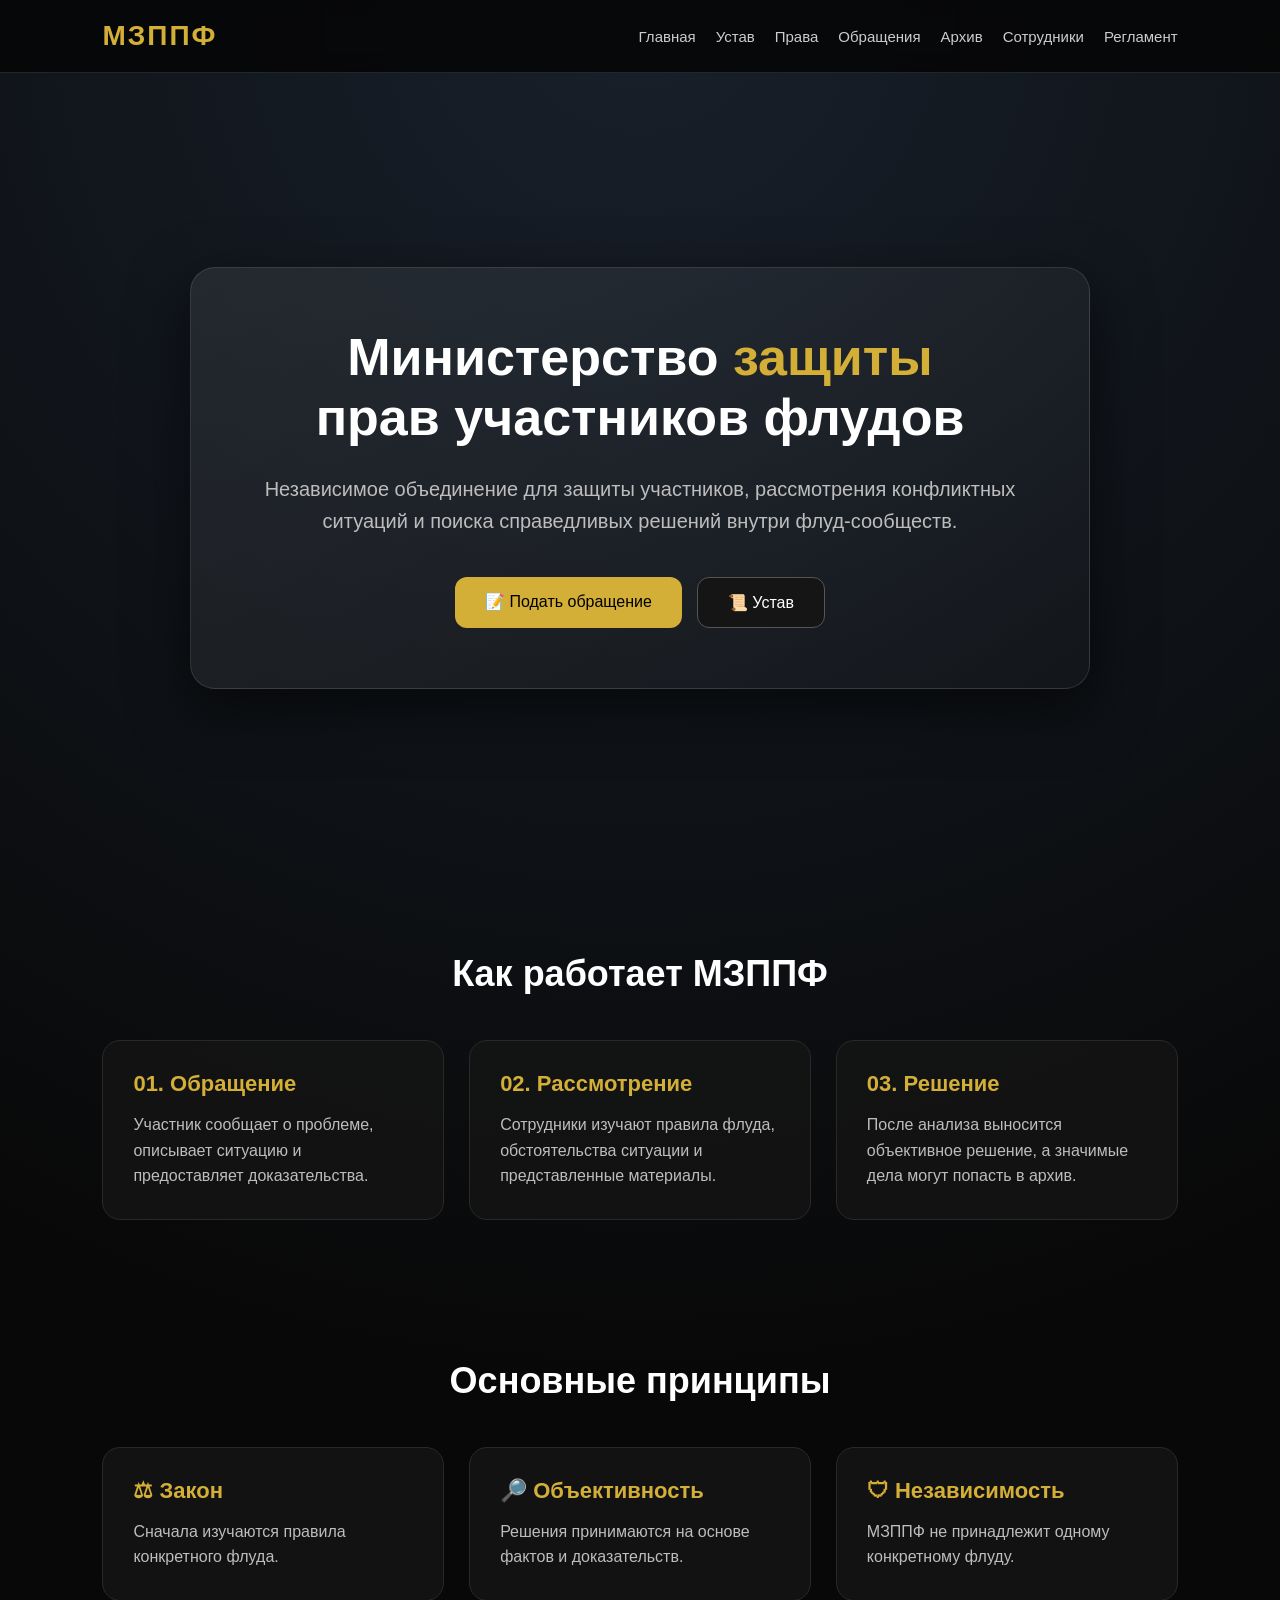
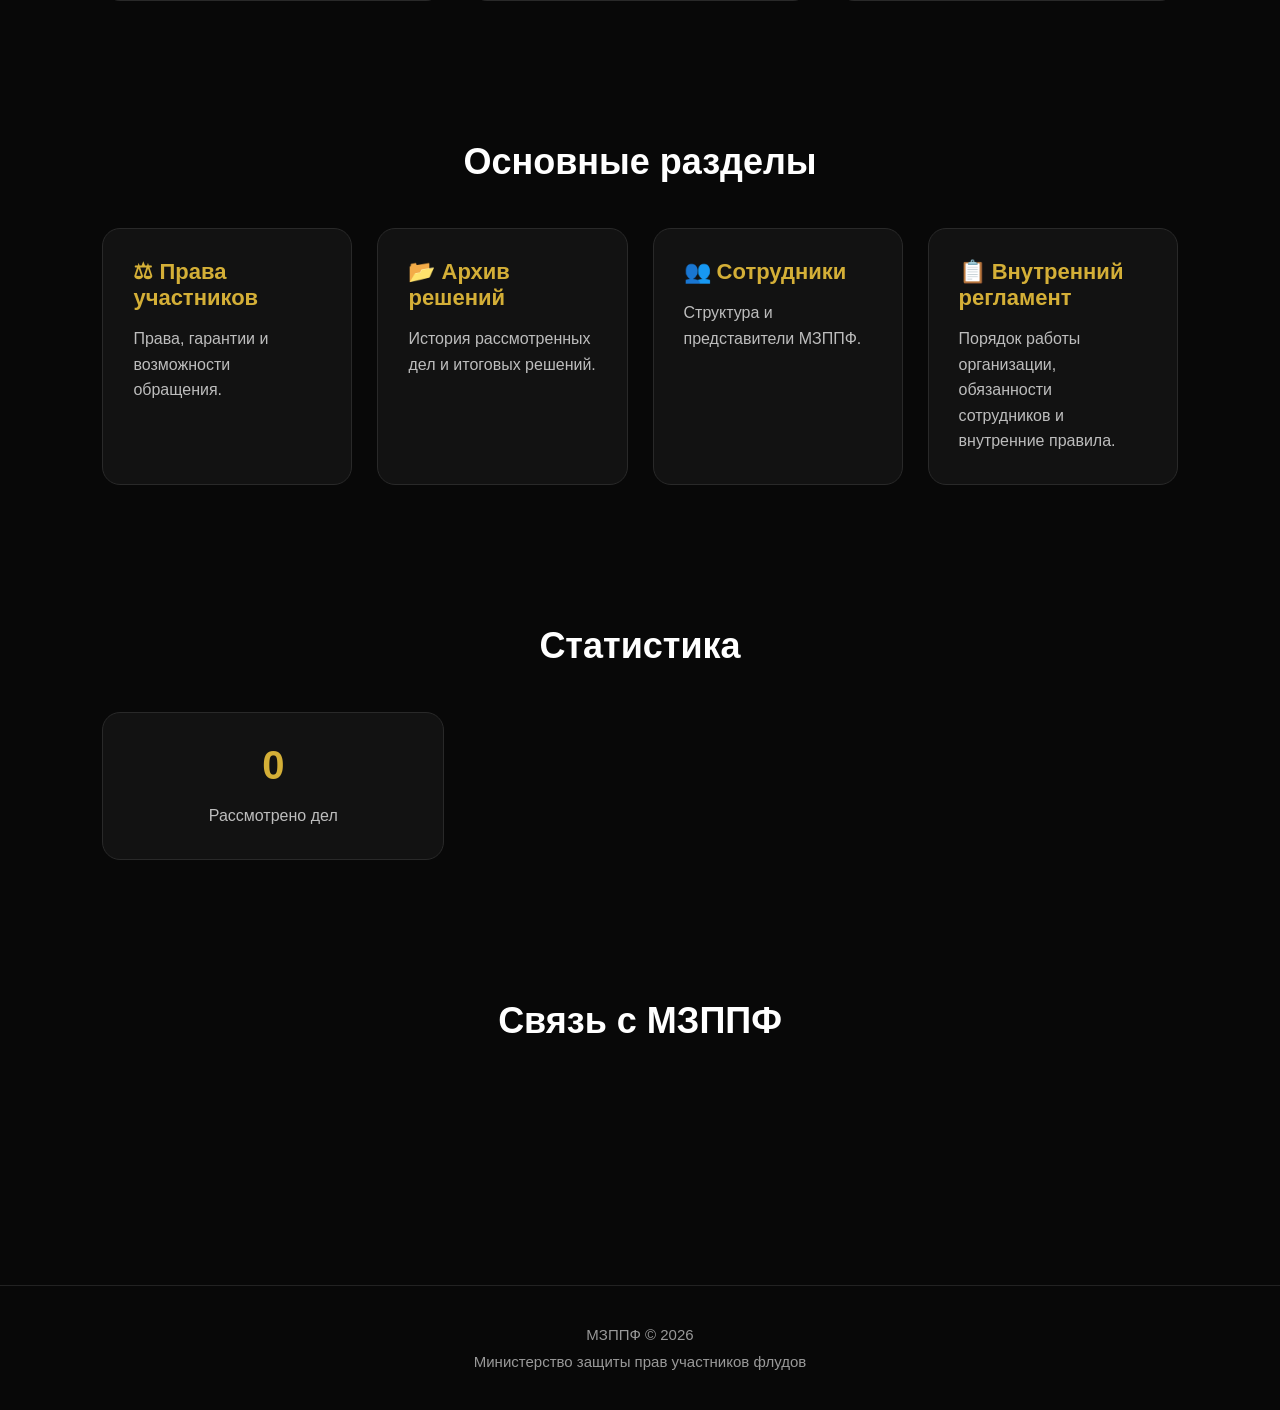
<file: index.html>
<!DOCTYPE html>
<html lang="ru">

<head>

<meta charset="UTF-8">
<meta name="viewport" content="width=device-width, initial-scale=1.0">

<title>МЗППФ | Министерство защиты прав участников флудов</title>

<link rel="stylesheet" href="style.css">


<!-- =========================
     SOCIAL PREVIEW
========================= -->

<meta property="og:title" content="МЗППФ — Министерство защиты прав участников флудов">

<meta property="og:description" content="Независимая система защиты участников, рассмотрения обращений и разрешения конфликтов">

<meta property="og:image" content="https://senpauwka.github.io/MZPPF/assets/preview.png">

<meta property="og:url" content="https://senpauwka.github.io/MZPPF/">

<meta property="og:type" content="website">

<meta name="description" content="Независимая система защиты участников, рассмотрения обращений и разрешения конфликтов.">

<meta property="og:site_name" content="МЗППФ">

<meta name="theme-color" content="#d4af37">

<body>


<header>

<div class="logo">
МЗППФ
</div>


<nav>

<a href="index.html">Главная</a>
<a href="pages/ustav.html">Устав</a>
<a href="pages/rights.html">Права</a>
<a href="pages/appeals.html">Обращения</a>
<a href="pages/archive.html">Архив</a>
<a href="pages/staff.html">Сотрудники</a>
<a href="pages/regulations.html">Регламент</a>

</nav>

</header>



<main>


<section class="hero">


<div class="hero-card">


<h1>
Министерство
<span>защиты</span>
<br>
прав участников флудов
</h1>


<p>
Независимое объединение для защиты участников,
рассмотрения конфликтных ситуаций и поиска
справедливых решений внутри флуд-сообществ.
</p>



<div class="buttons">

<a href="pages/appeals.html" class="btn main">
📝 Подать обращение
</a>


<a href="pages/ustav.html" class="btn">
📜 Устав
</a>


</div>


</div>


</section>





<section>


<h2>
Как работает МЗППФ
</h2>


<div class="cards">


<div class="card">

<h3>
01. Обращение
</h3>

<p>
Участник сообщает о проблеме,
описывает ситуацию и предоставляет доказательства.
</p>

</div>



<div class="card">

<h3>
02. Рассмотрение
</h3>

<p>
Сотрудники изучают правила флуда,
обстоятельства ситуации и представленные материалы.
</p>

</div>



<div class="card">

<h3>
03. Решение
</h3>

<p>
После анализа выносится объективное решение,
а значимые дела могут попасть в архив.
</p>

</div>


</div>


</section>






<section>


<h2>
Основные принципы
</h2>


<div class="cards">


<div class="card">

<h3>
⚖ Закон
</h3>

<p>
Сначала изучаются правила конкретного флуда.
</p>

</div>


<div class="card">

<h3>
🔎 Объективность
</h3>

<p>
Решения принимаются на основе фактов и доказательств.
</p>

</div>


<div class="card">

<h3>
🛡 Независимость
</h3>

<p>
МЗППФ не принадлежит одному конкретному флуду.
</p>

</div>


</div>


</section>






<section>


<h2>
Основные разделы
</h2>


<div class="cards">


<a class="card link" href="pages/rights.html">

<h3>
⚖ Права участников
</h3>

<p>
Права, гарантии и возможности обращения.
</p>

</a>



<a class="card link" href="pages/archive.html">

<h3>
📂 Архив решений
</h3>

<p>
История рассмотренных дел и итоговых решений.
</p>

</a>



<a class="card link" href="pages/staff.html">

<h3>
👥 Сотрудники
</h3>

<p>
Структура и представители МЗППФ.
</p>

</a>

<a class="card link" href="pages/regulations.html">

<h3>📋 Внутренний регламент</h3>

<p>
Порядок работы организации,
обязанности сотрудников и внутренние правила.
</p>

</a>

</div>


</section>






<section class="stats">


<h2>
Статистика
</h2>


<div class="cards">


<div class="card">

<h3>
0
</h3>

<p>
Рассмотрено дел
</p>

</div>



<div class="card">

<h3>
0
</h3>

<p>
Активных обращений
</p>

</div>



<div class="card">

<h3>
2026
</h3>

<p>
Год основания
</p>

</div>


</div>


</section>





<section>


<h2>
Связь с МЗППФ
</h2>


<div class="cards">


<a class="card link" href="pages/faq.html">

<h3>
❓ Частые вопросы
</h3>

<p>
Ответы на основные вопросы участников.
</p>

</a>



<a class="card link" href="pages/contacts.html">

<h3>
📞 Контакты
</h3>

<p>
Информация для связи с организацией.
</p>

</a>


</div>


</section>



</main>





<footer>

МЗППФ © 2026

<br>

Министерство защиты прав участников флудов

</footer>




<script src="script.js"></script>


</body>

</html>
</file>
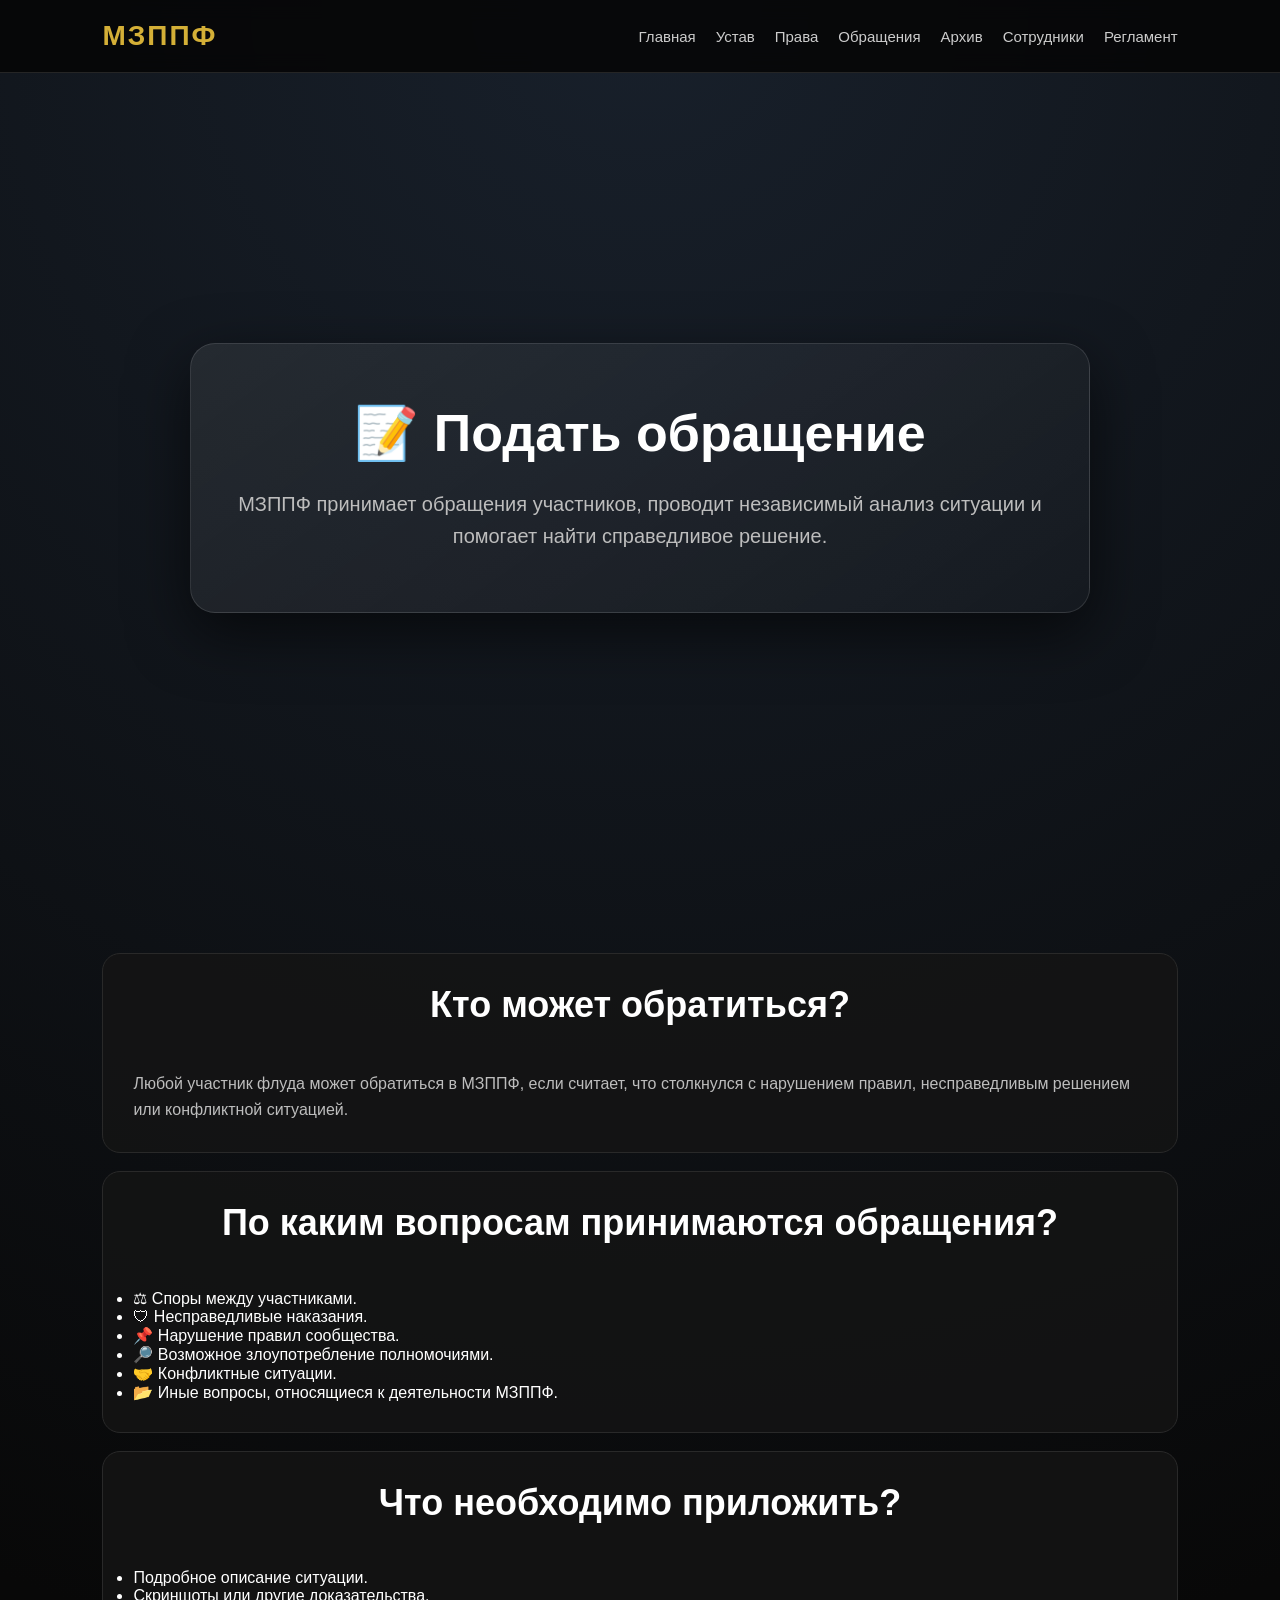
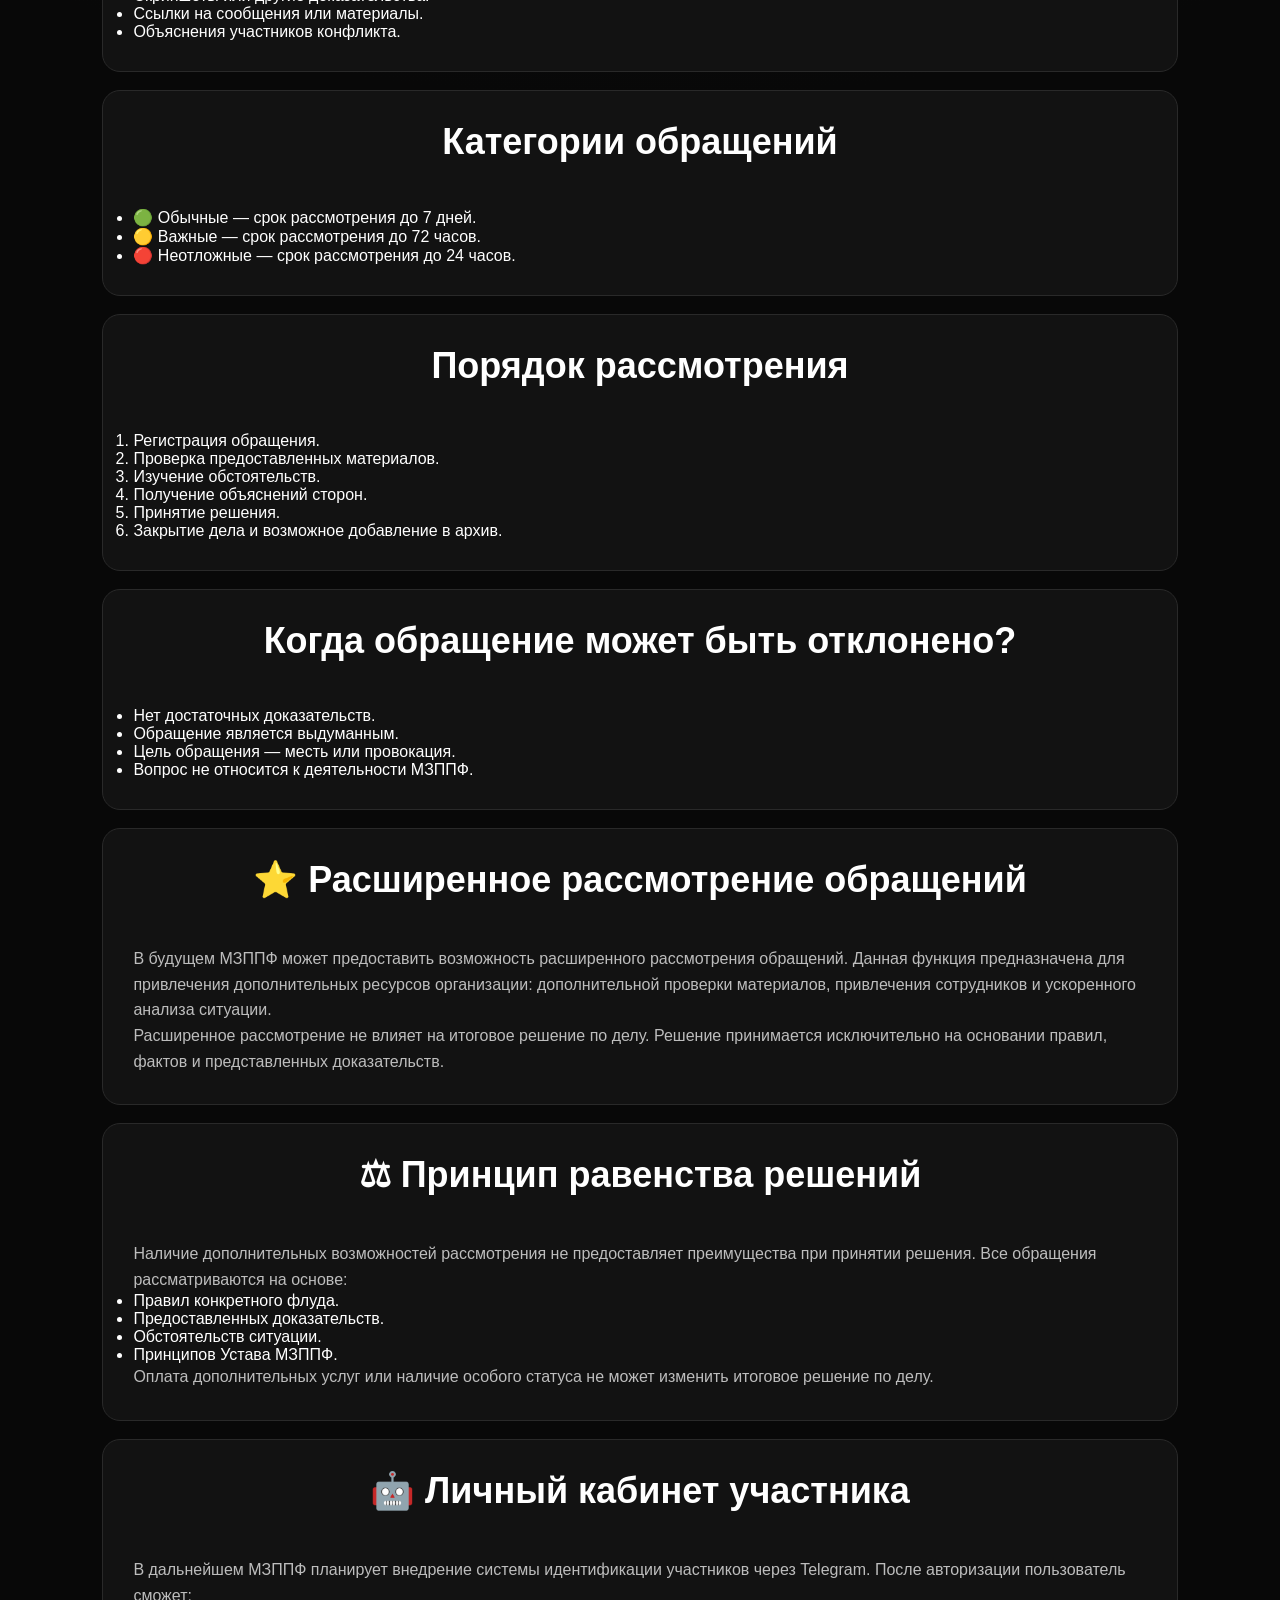
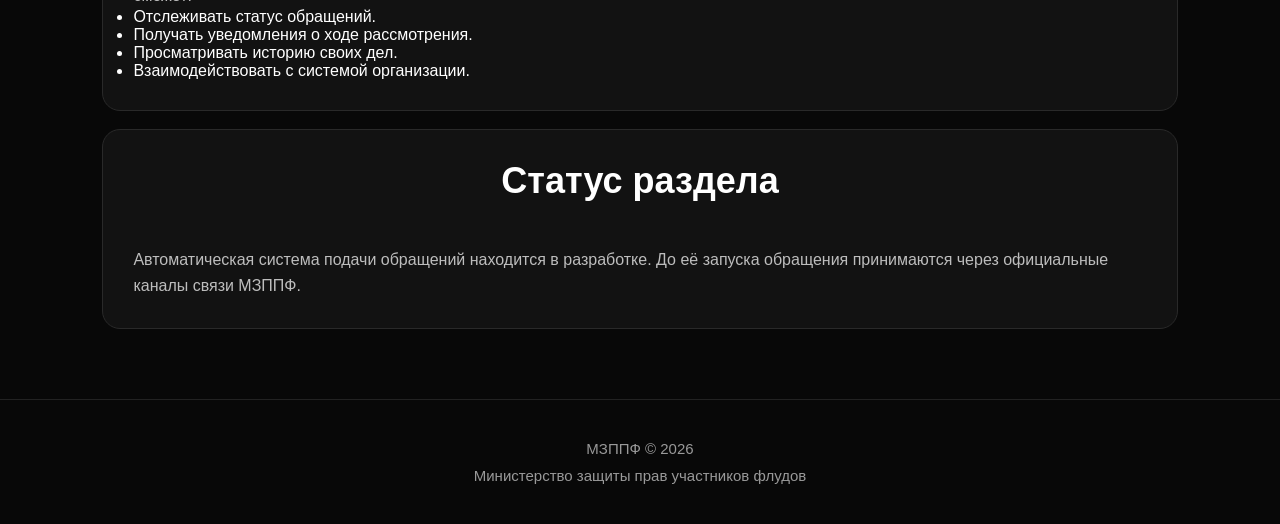
<file: pages/appeals.html>
<!DOCTYPE html>
<html lang="ru">

<head>

<meta charset="UTF-8">
<meta name="viewport" content="width=device-width, initial-scale=1.0">

<title>Подать обращение | МЗППФ</title>

<link rel="stylesheet" href="../style.css">

</head>


<body>


<header>

<div class="logo">
МЗППФ
</div>


<nav>

<a href="../index.html">Главная</a>
<a href="ustav.html">Устав</a>
<a href="rights.html">Права</a>
<a href="appeals.html">Обращения</a>
<a href="archive.html">Архив</a>
<a href="staff.html">Сотрудники</a>
<a href="regulations.html">Регламент</a>

</nav>

</header>




<main>



<section class="hero">


<div class="hero-card">


<h1>
📝 Подать обращение
</h1>


<p>

МЗППФ принимает обращения участников,
проводит независимый анализ ситуации
и помогает найти справедливое решение.

</p>



</div>


</section>






<section>



<div class="card">


<h2>
Кто может обратиться?
</h2>


<p>

Любой участник флуда может обратиться в МЗППФ,
если считает, что столкнулся с нарушением правил,
несправедливым решением или конфликтной ситуацией.

</p>


</div>



<br>




<div class="card">


<h2>
По каким вопросам принимаются обращения?
</h2>


<ul>

<li>
⚖ Споры между участниками.
</li>

<li>
🛡 Несправедливые наказания.
</li>

<li>
📌 Нарушение правил сообщества.
</li>

<li>
🔎 Возможное злоупотребление полномочиями.
</li>

<li>
🤝 Конфликтные ситуации.
</li>

<li>
📂 Иные вопросы, относящиеся к деятельности МЗППФ.
</li>

</ul>


</div>



<br>




<div class="card">


<h2>
Что необходимо приложить?
</h2>


<ul>

<li>
Подробное описание ситуации.
</li>

<li>
Скриншоты или другие доказательства.
</li>

<li>
Ссылки на сообщения или материалы.
</li>

<li>
Объяснения участников конфликта.
</li>

</ul>


</div>



<br>




<div class="card">


<h2>
Категории обращений
</h2>


<ul>

<li>
🟢 Обычные — срок рассмотрения до 7 дней.
</li>

<li>
🟡 Важные — срок рассмотрения до 72 часов.
</li>

<li>
🔴 Неотложные — срок рассмотрения до 24 часов.
</li>

</ul>


</div>



<br>




<div class="card">


<h2>
Порядок рассмотрения
</h2>


<ol>

<li>
Регистрация обращения.
</li>

<li>
Проверка предоставленных материалов.
</li>

<li>
Изучение обстоятельств.
</li>

<li>
Получение объяснений сторон.
</li>

<li>
Принятие решения.
</li>

<li>
Закрытие дела и возможное добавление в архив.
</li>

</ol>


</div>



<br>




<div class="card">


<h2>
Когда обращение может быть отклонено?
</h2>


<ul>

<li>
Нет достаточных доказательств.
</li>

<li>
Обращение является выдуманным.
</li>

<li>
Цель обращения — месть или провокация.
</li>

<li>
Вопрос не относится к деятельности МЗППФ.
</li>

</ul>


</div>


<br>


<div class="card">


<h2>
⭐ Расширенное рассмотрение обращений
</h2>


<p>

В будущем МЗППФ может предоставить возможность
расширенного рассмотрения обращений.

Данная функция предназначена для привлечения
дополнительных ресурсов организации:
дополнительной проверки материалов,
привлечения сотрудников и ускоренного анализа ситуации.

</p>


<p>

Расширенное рассмотрение не влияет на итоговое
решение по делу.

Решение принимается исключительно на основании
правил, фактов и представленных доказательств.

</p>


</div>


<br>


<div class="card">


<h2>
⚖ Принцип равенства решений
</h2>


<p>

Наличие дополнительных возможностей рассмотрения
не предоставляет преимущества при принятии решения.

Все обращения рассматриваются на основе:
</p>


<ul>

<li>
Правил конкретного флуда.
</li>

<li>
Предоставленных доказательств.
</li>

<li>
Обстоятельств ситуации.
</li>

<li>
Принципов Устава МЗППФ.
</li>

</ul>


<p>

Оплата дополнительных услуг или наличие особого статуса
не может изменить итоговое решение по делу.

</p>


</div>


<br>


<div class="card">


<h2>
🤖 Личный кабинет участника
</h2>


<p>

В дальнейшем МЗППФ планирует внедрение системы
идентификации участников через Telegram.

После авторизации пользователь сможет:

</p>


<ul>

<li>
Отслеживать статус обращений.
</li>

<li>
Получать уведомления о ходе рассмотрения.
</li>

<li>
Просматривать историю своих дел.
</li>

<li>
Взаимодействовать с системой организации.
</li>

</ul>


</div>


<br>




<div class="card">


<h2>
Статус раздела
</h2>


<p>

Автоматическая система подачи обращений находится
в разработке.

До её запуска обращения принимаются через официальные
каналы связи МЗППФ.

</p>


</div>



</section>



</main>






<footer>

МЗППФ © 2026

<br>

Министерство защиты прав участников флудов

</footer>




<script src="../script.js"></script>


</body>

</html>
</file>
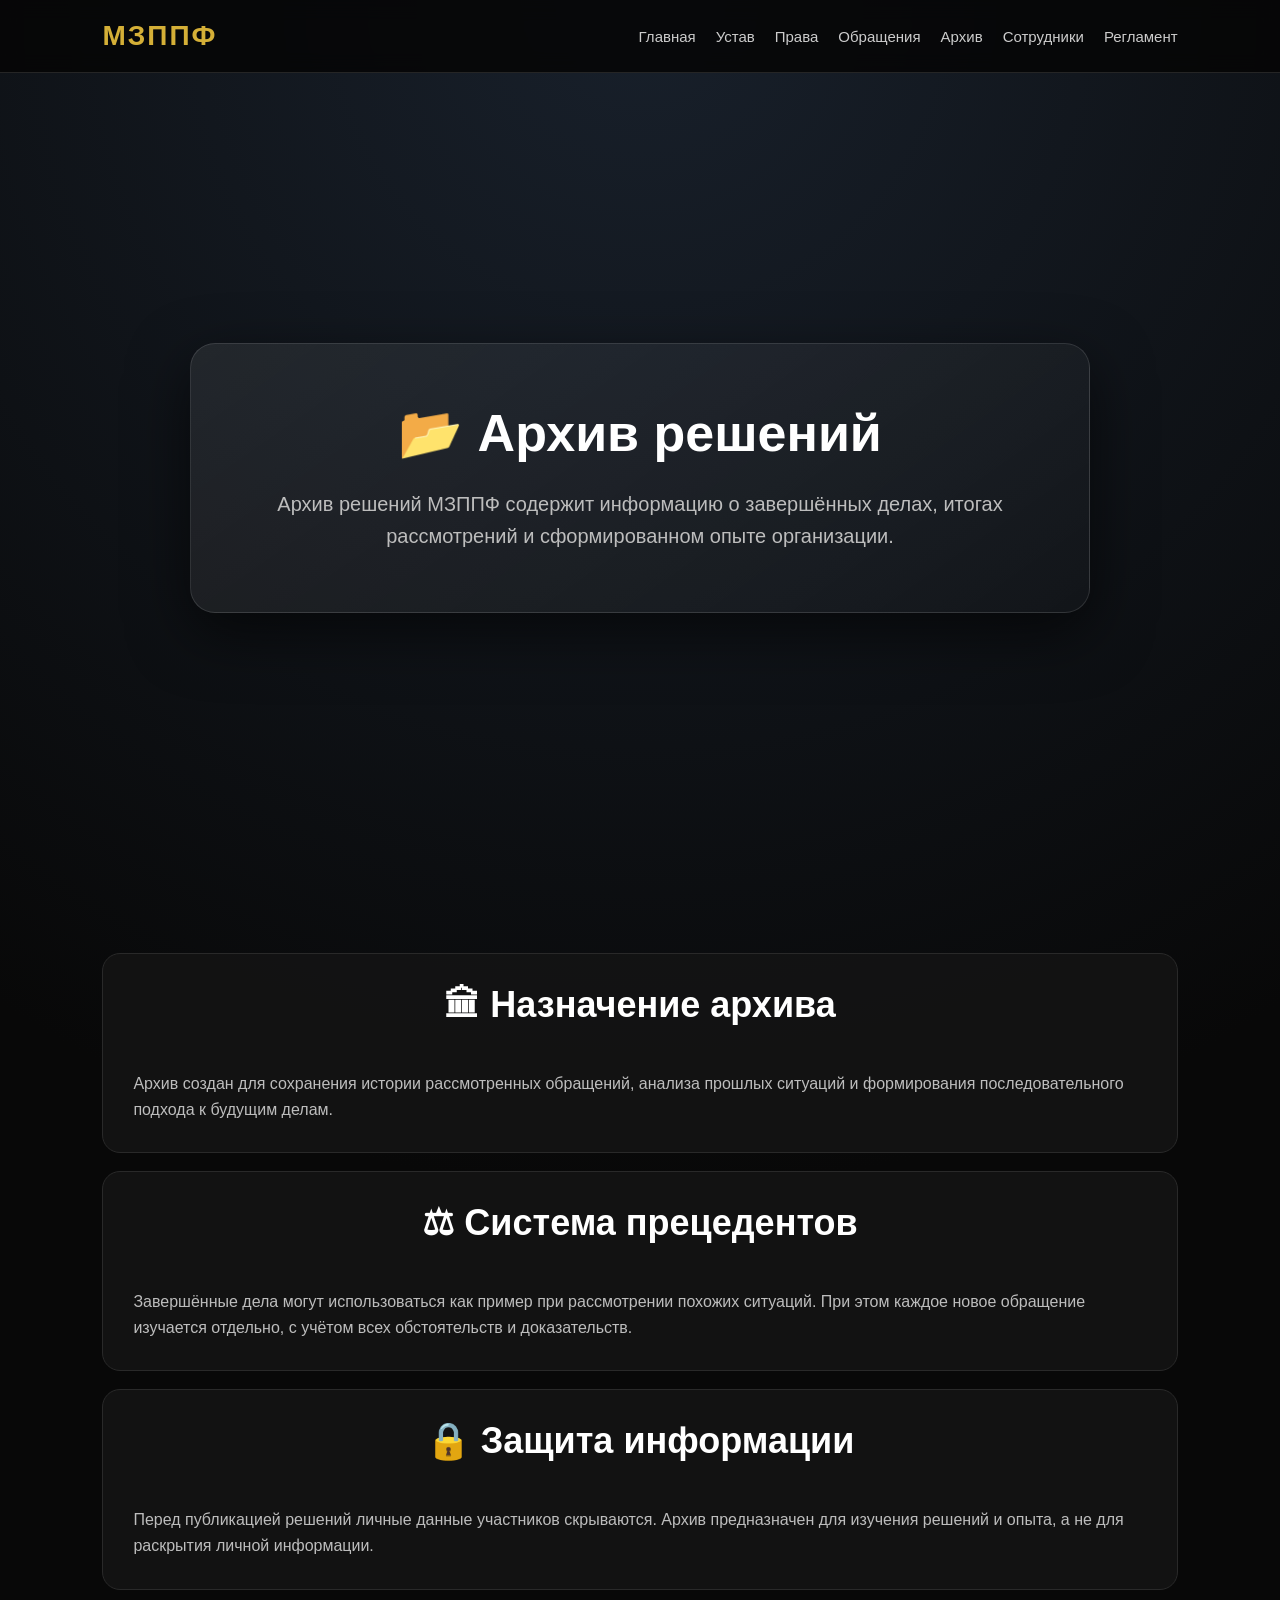
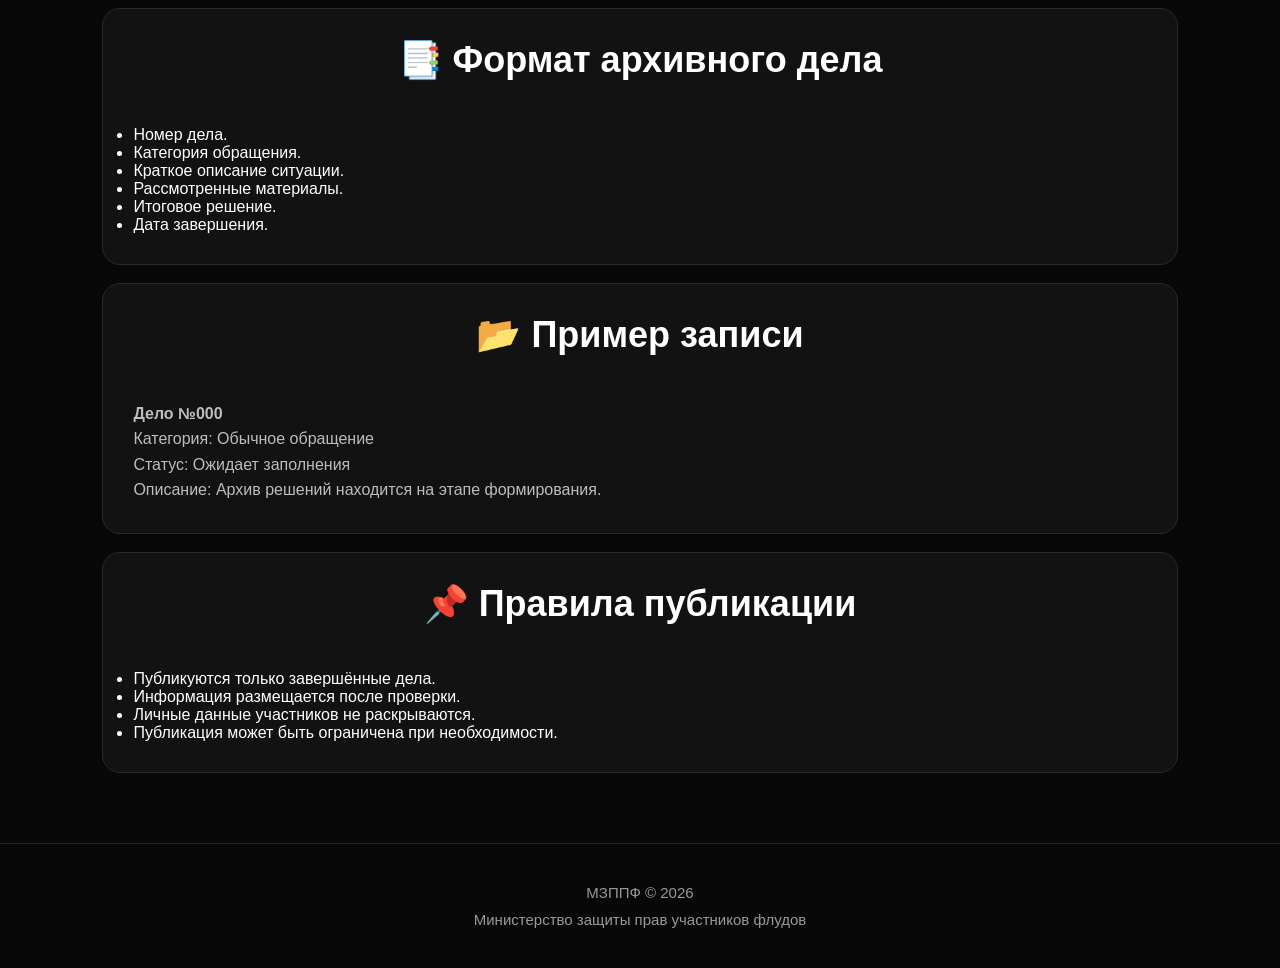
<file: pages/archive.html>
<!DOCTYPE html>
<html lang="ru">

<head>

<meta charset="UTF-8">
<meta name="viewport" content="width=device-width, initial-scale=1.0">

<title>Архив решений | МЗППФ</title>

<link rel="stylesheet" href="../style.css">

</head>


<body>


<header>

<div class="logo">
МЗППФ
</div>


<nav>

<a href="../index.html">Главная</a>
<a href="ustav.html">Устав</a>
<a href="rights.html">Права</a>
<a href="appeals.html">Обращения</a>
<a href="archive.html">Архив</a>
<a href="staff.html">Сотрудники</a>
<a href="regulations.html">Регламент</a>

</nav>

</header>




<main>



<section class="hero">


<div class="hero-card">


<h1>
📂 Архив решений
</h1>


<p>

Архив решений МЗППФ содержит информацию
о завершённых делах, итогах рассмотрений
и сформированном опыте организации.

</p>


</div>


</section>







<section>




<div class="card">


<h2>
🏛 Назначение архива
</h2>


<p>

Архив создан для сохранения истории рассмотренных
обращений, анализа прошлых ситуаций и формирования
последовательного подхода к будущим делам.

</p>


</div>



<br>




<div class="card">


<h2>
⚖ Система прецедентов
</h2>


<p>

Завершённые дела могут использоваться как пример
при рассмотрении похожих ситуаций.

При этом каждое новое обращение изучается отдельно,
с учётом всех обстоятельств и доказательств.

</p>


</div>



<br>




<div class="card">


<h2>
🔒 Защита информации
</h2>


<p>

Перед публикацией решений личные данные участников
скрываются.

Архив предназначен для изучения решений и опыта,
а не для раскрытия личной информации.

</p>


</div>



<br>




<div class="card">


<h2>
📑 Формат архивного дела
</h2>


<ul>

<li>
Номер дела.
</li>

<li>
Категория обращения.
</li>

<li>
Краткое описание ситуации.
</li>

<li>
Рассмотренные материалы.
</li>

<li>
Итоговое решение.
</li>

<li>
Дата завершения.
</li>

</ul>


</div>



<br>




<div class="card">


<h2>
📂 Пример записи
</h2>


<p>

<b>
Дело №000
</b>

</p>


<p>

Категория:
Обычное обращение

</p>


<p>

Статус:
Ожидает заполнения

</p>


<p>

Описание:
Архив решений находится на этапе формирования.

</p>


</div>



<br>




<div class="card">


<h2>
📌 Правила публикации
</h2>


<ul>

<li>
Публикуются только завершённые дела.
</li>

<li>
Информация размещается после проверки.
</li>

<li>
Личные данные участников не раскрываются.
</li>

<li>
Публикация может быть ограничена при необходимости.
</li>

</ul>


</div>



</section>



</main>





<footer>

МЗППФ © 2026

<br>

Министерство защиты прав участников флудов

</footer>




<script src="../script.js"></script>


</body>

</html>
</file>
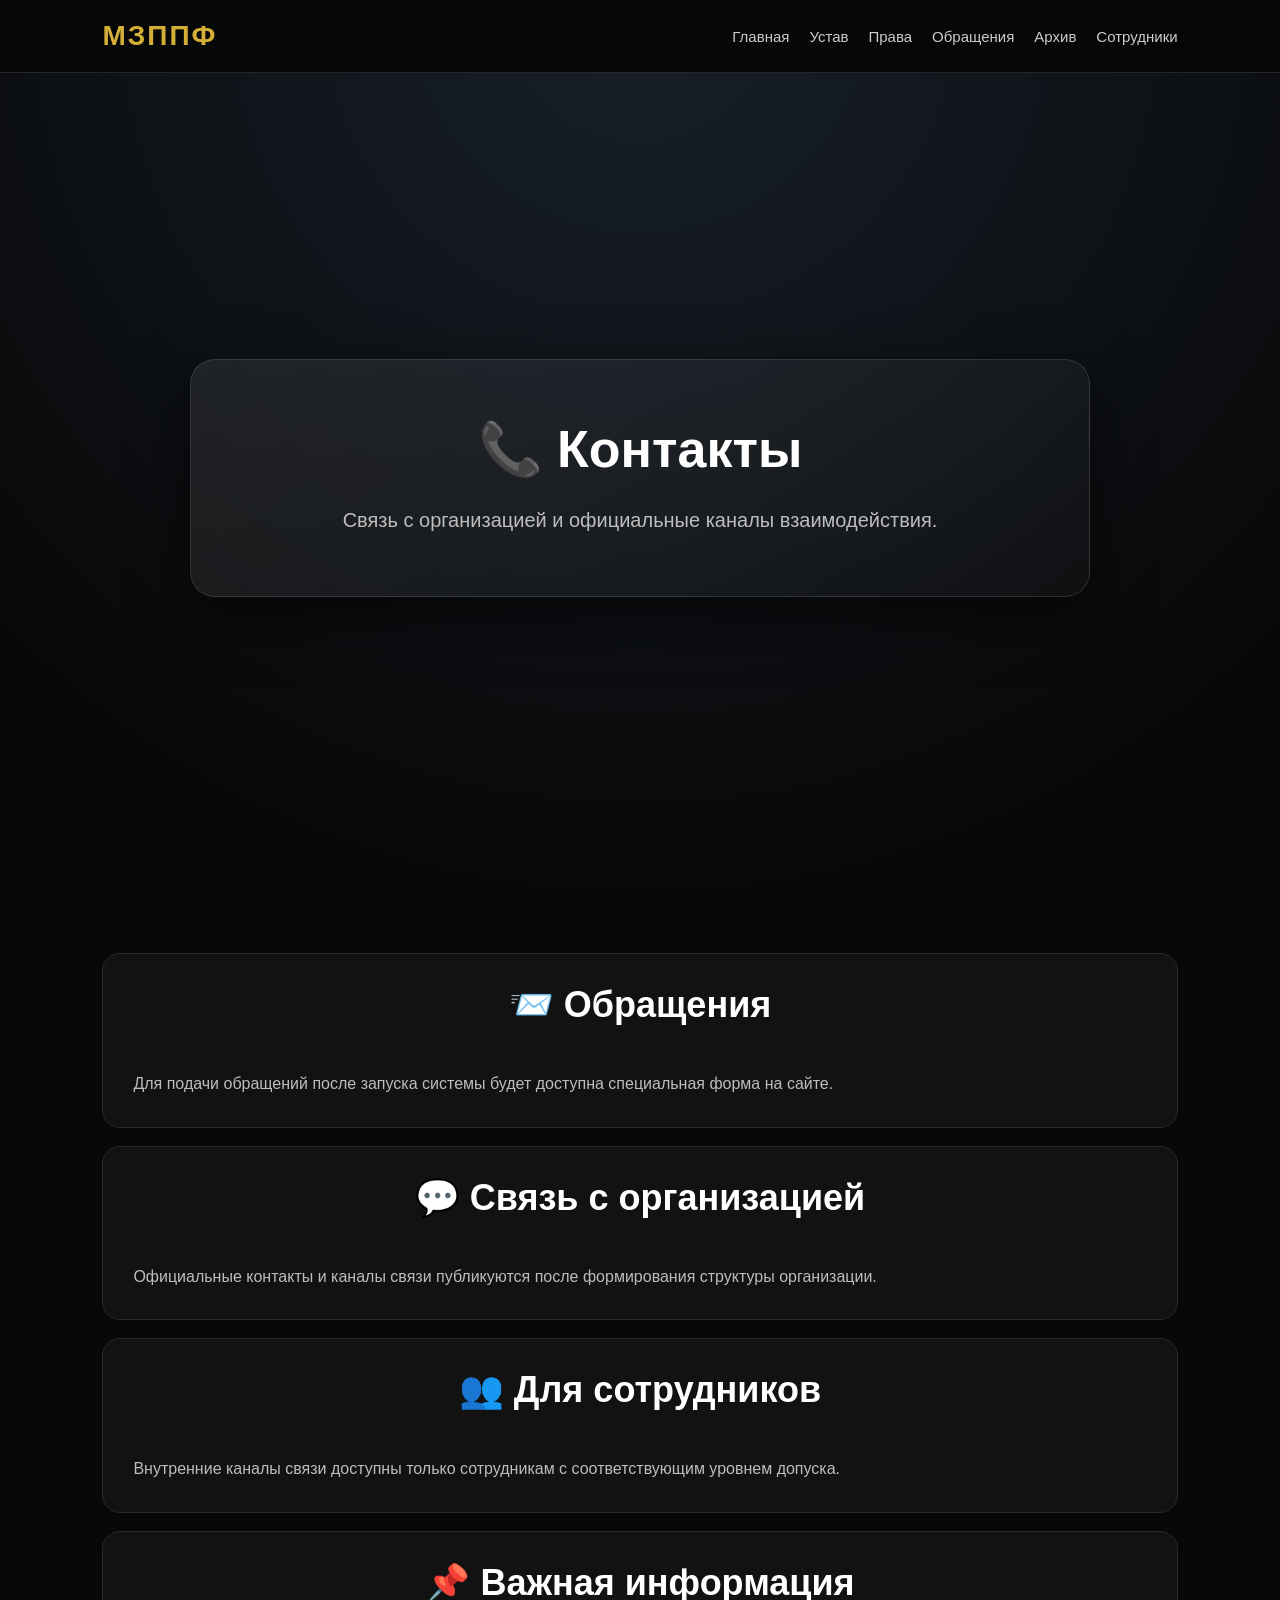
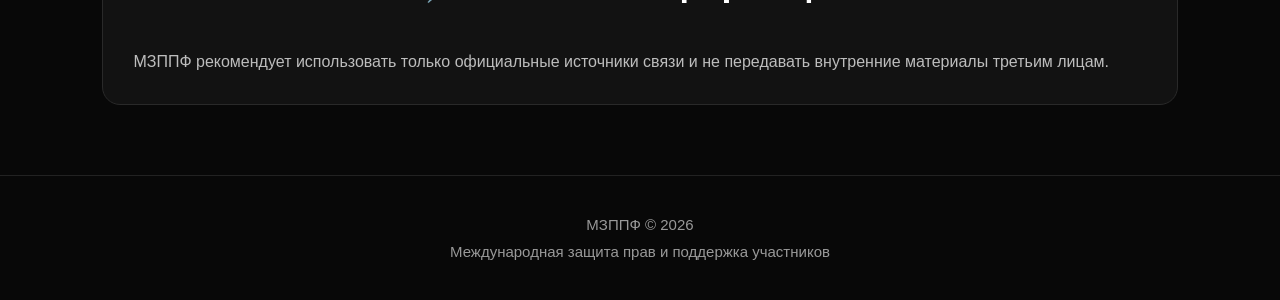
<file: pages/contacts.html>
<!DOCTYPE html>
<html lang="ru">

<head>

<meta charset="UTF-8">
<meta name="viewport" content="width=device-width, initial-scale=1.0">

<title>Контакты | МЗППФ</title>

<link rel="stylesheet" href="../style.css">

</head>


<body>


<header>

<div class="logo">МЗППФ</div>

<nav>
<a href="../index.html">Главная</a>
<a href="ustav.html">Устав</a>
<a href="rights.html">Права</a>
<a href="appeals.html">Обращения</a>
<a href="archive.html">Архив</a>
<a href="staff.html">Сотрудники</a>
</nav>

</header>



<main>


<section class="hero">

<div class="hero-card">

<h1>📞 Контакты</h1>

<p>
Связь с организацией и официальные каналы взаимодействия.
</p>

</div>

</section>



<section>


<div class="card">

<h2>📨 Обращения</h2>

<p>
Для подачи обращений после запуска системы будет доступна специальная форма на сайте.
</p>

</div>


<br>


<div class="card">

<h2>💬 Связь с организацией</h2>

<p>
Официальные контакты и каналы связи публикуются после формирования структуры организации.
</p>

</div>


<br>


<div class="card">

<h2>👥 Для сотрудников</h2>

<p>
Внутренние каналы связи доступны только сотрудникам с соответствующим уровнем допуска.
</p>

</div>


<br>


<div class="card">

<h2>📌 Важная информация</h2>

<p>
МЗППФ рекомендует использовать только официальные источники связи и не передавать внутренние материалы третьим лицам.
</p>

</div>


</section>


</main>



<footer>

МЗППФ © 2026

<br>

Международная защита прав и поддержка участников

</footer>


<script src="../script.js"></script>


</body>

</html>
</file>
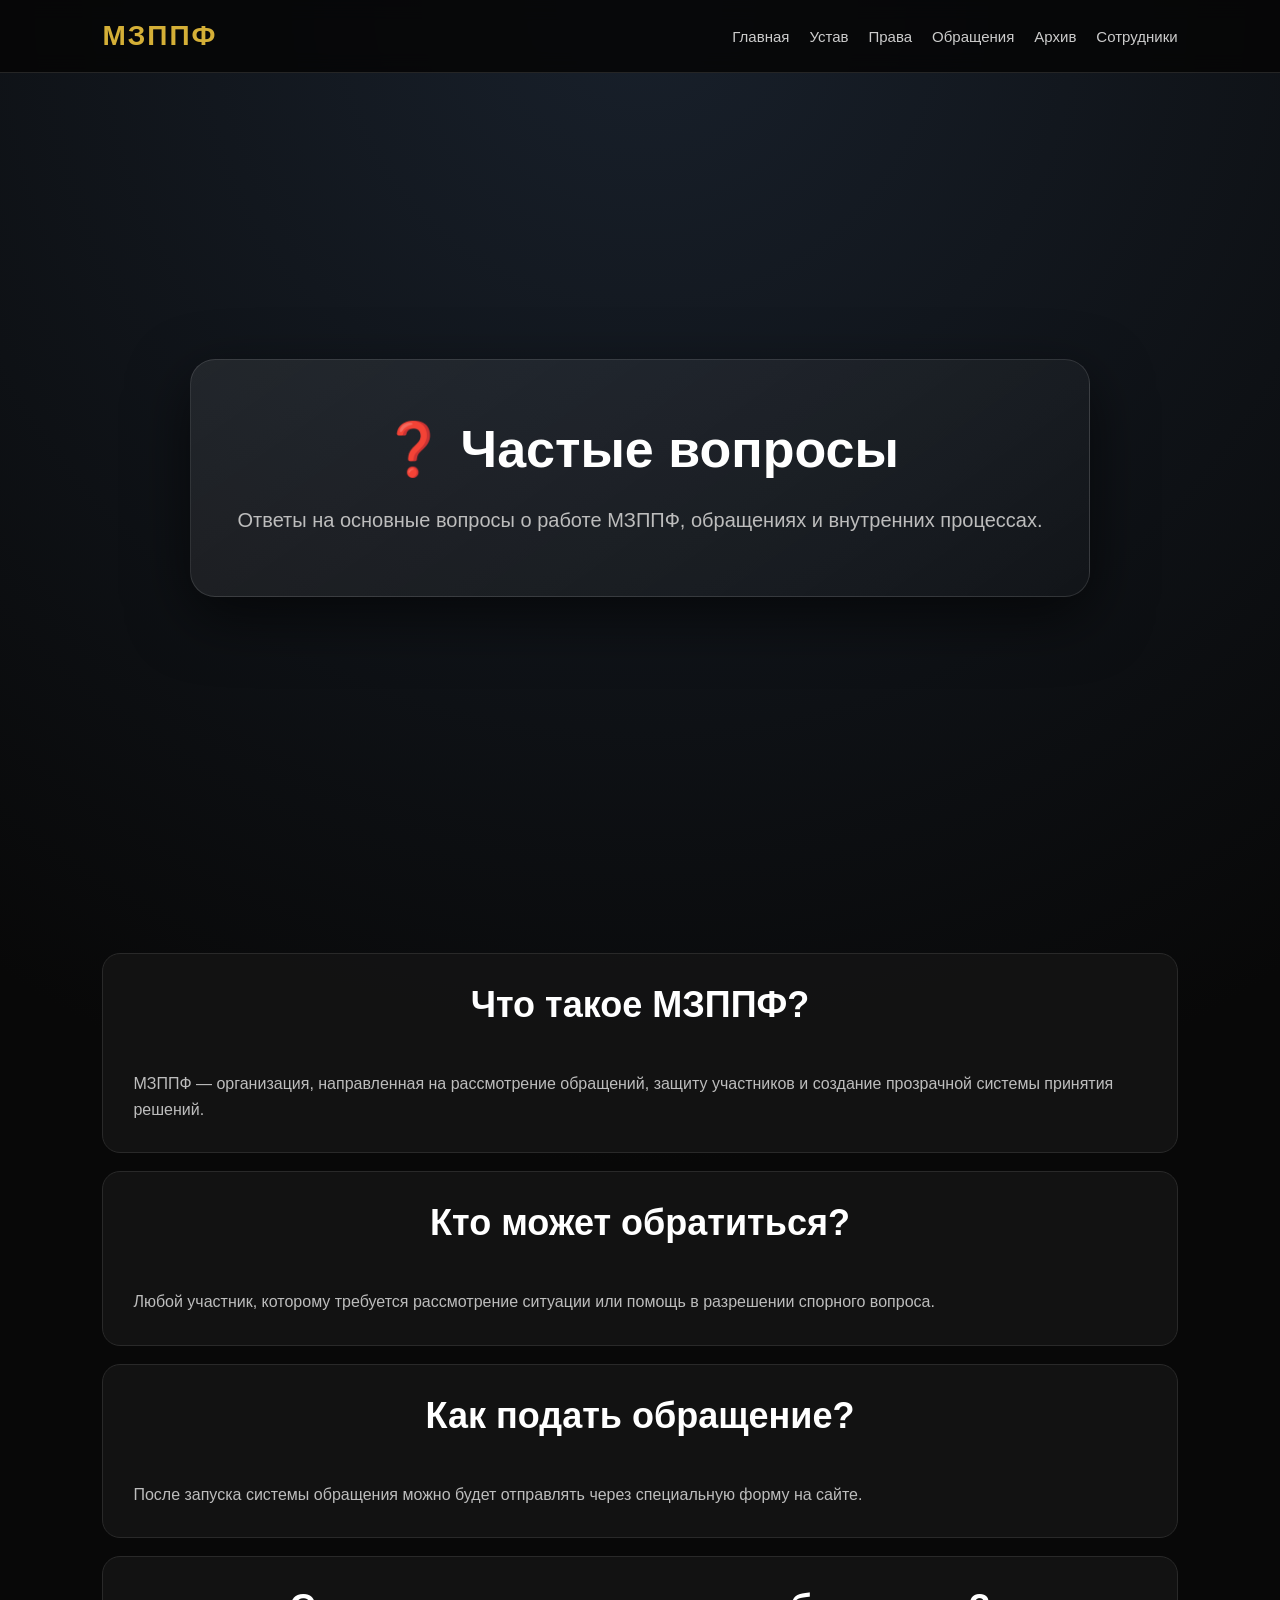
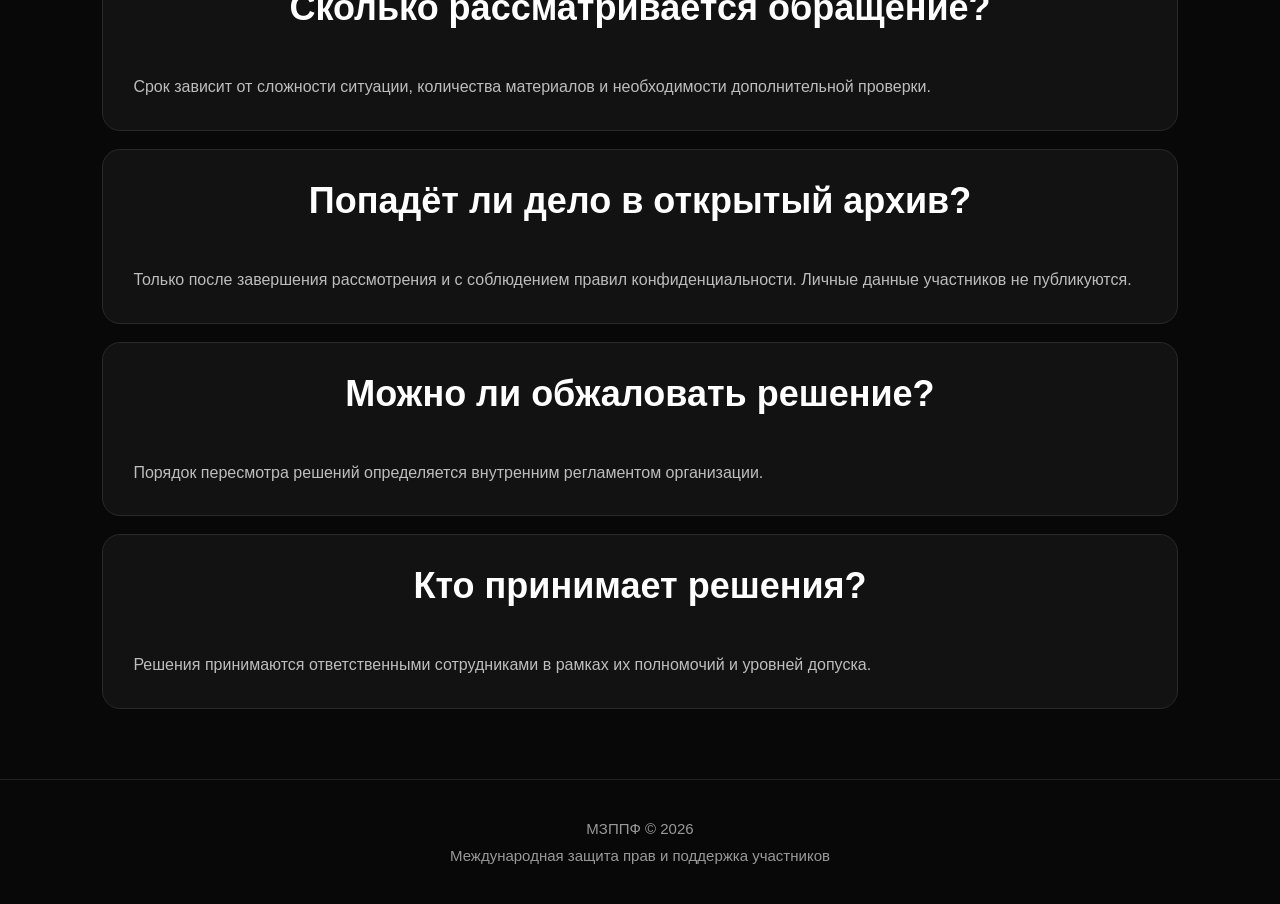
<file: pages/faq.html>
<!DOCTYPE html>
<html lang="ru">

<head>

<meta charset="UTF-8">
<meta name="viewport" content="width=device-width, initial-scale=1.0">

<title>Частые вопросы | МЗППФ</title>

<link rel="stylesheet" href="../style.css">

</head>


<body>


<header>

<div class="logo">МЗППФ</div>

<nav>
<a href="../index.html">Главная</a>
<a href="ustav.html">Устав</a>
<a href="rights.html">Права</a>
<a href="appeals.html">Обращения</a>
<a href="archive.html">Архив</a>
<a href="staff.html">Сотрудники</a>
</nav>

</header>


<main>


<section class="hero">

<div class="hero-card">

<h1>❓ Частые вопросы</h1>

<p>
Ответы на основные вопросы о работе МЗППФ, обращениях и внутренних процессах.
</p>

</div>

</section>



<section>


<div class="card">

<h2>Что такое МЗППФ?</h2>

<p>
МЗППФ — организация, направленная на рассмотрение обращений, защиту участников и создание прозрачной системы принятия решений.
</p>

</div>


<br>


<div class="card">

<h2>Кто может обратиться?</h2>

<p>
Любой участник, которому требуется рассмотрение ситуации или помощь в разрешении спорного вопроса.
</p>

</div>


<br>


<div class="card">

<h2>Как подать обращение?</h2>

<p>
После запуска системы обращения можно будет отправлять через специальную форму на сайте.
</p>

</div>


<br>


<div class="card">

<h2>Сколько рассматривается обращение?</h2>

<p>
Срок зависит от сложности ситуации, количества материалов и необходимости дополнительной проверки.
</p>

</div>


<br>


<div class="card">

<h2>Попадёт ли дело в открытый архив?</h2>

<p>
Только после завершения рассмотрения и с соблюдением правил конфиденциальности. Личные данные участников не публикуются.
</p>

</div>


<br>


<div class="card">

<h2>Можно ли обжаловать решение?</h2>

<p>
Порядок пересмотра решений определяется внутренним регламентом организации.
</p>

</div>


<br>


<div class="card">

<h2>Кто принимает решения?</h2>

<p>
Решения принимаются ответственными сотрудниками в рамках их полномочий и уровней допуска.
</p>

</div>


</section>


</main>



<footer>

МЗППФ © 2026

<br>

Международная защита прав и поддержка участников

</footer>


<script src="../script.js"></script>


</body>

</html>
</file>
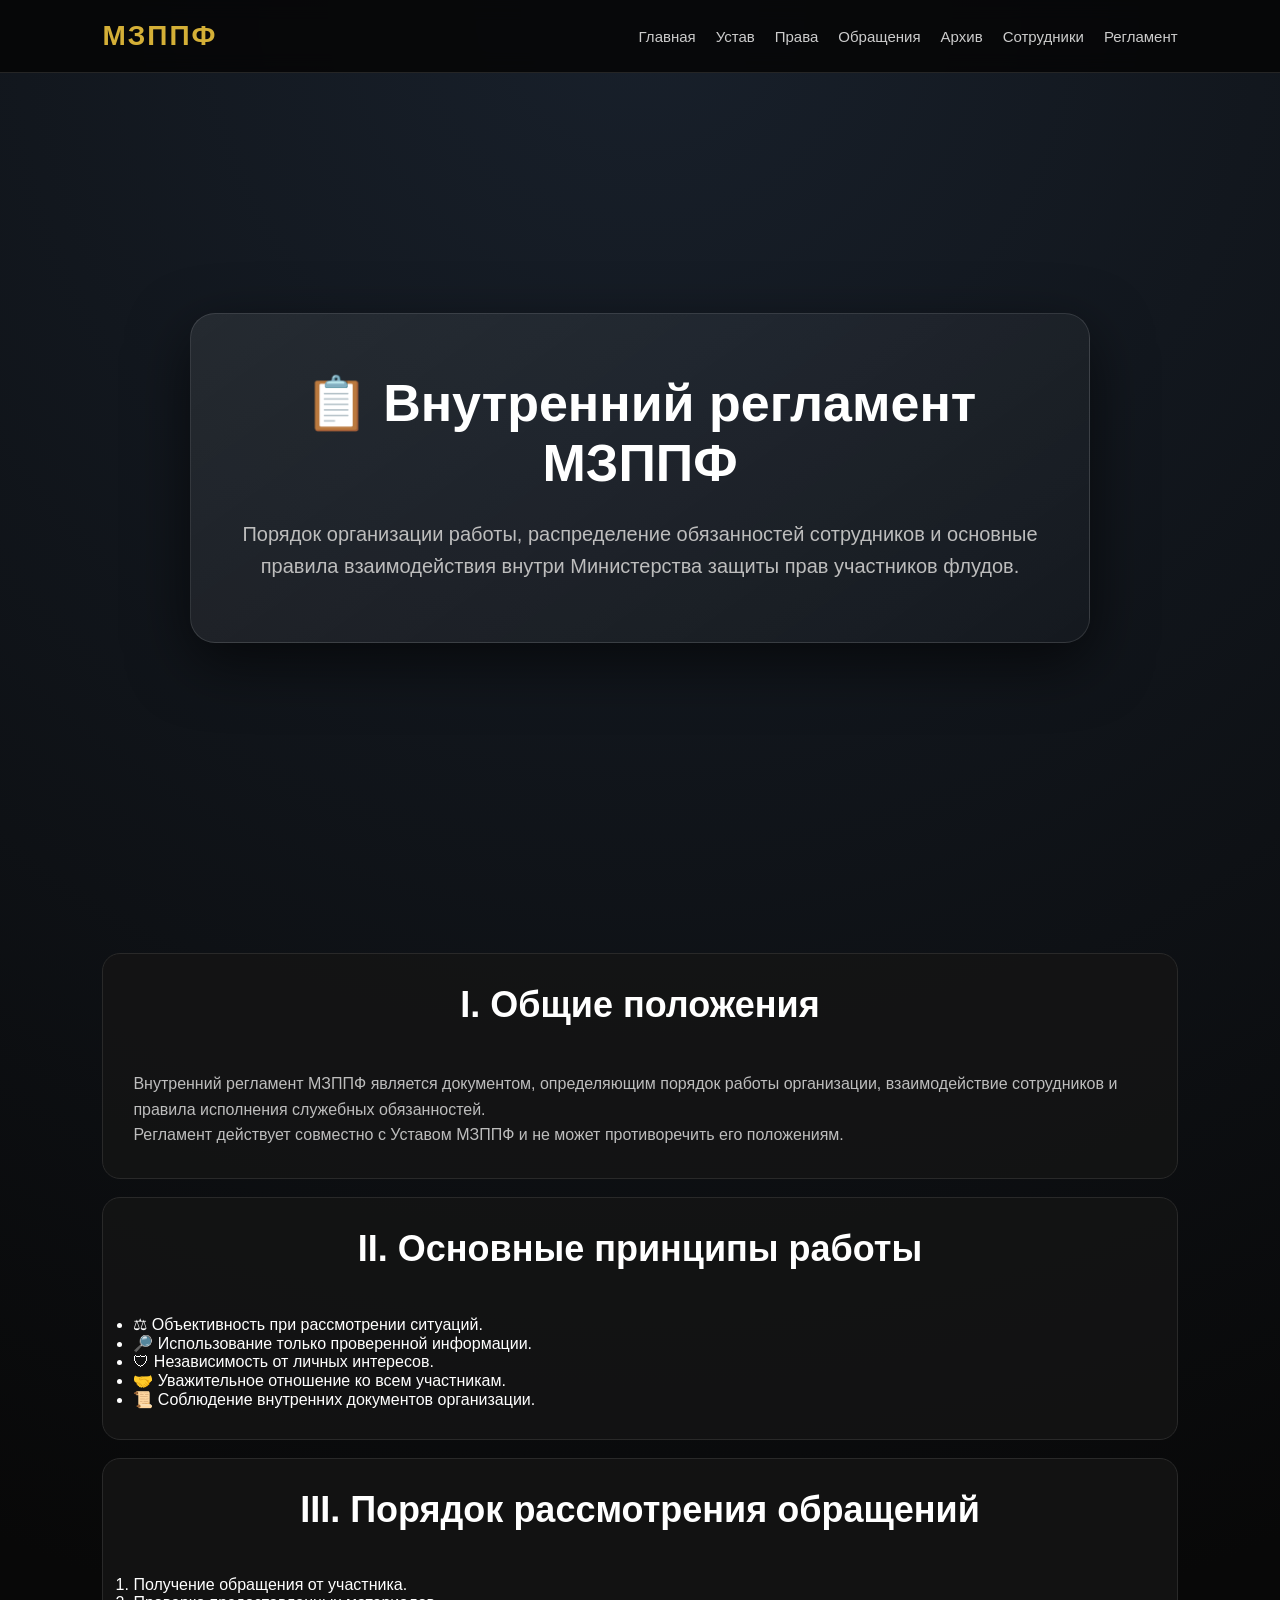
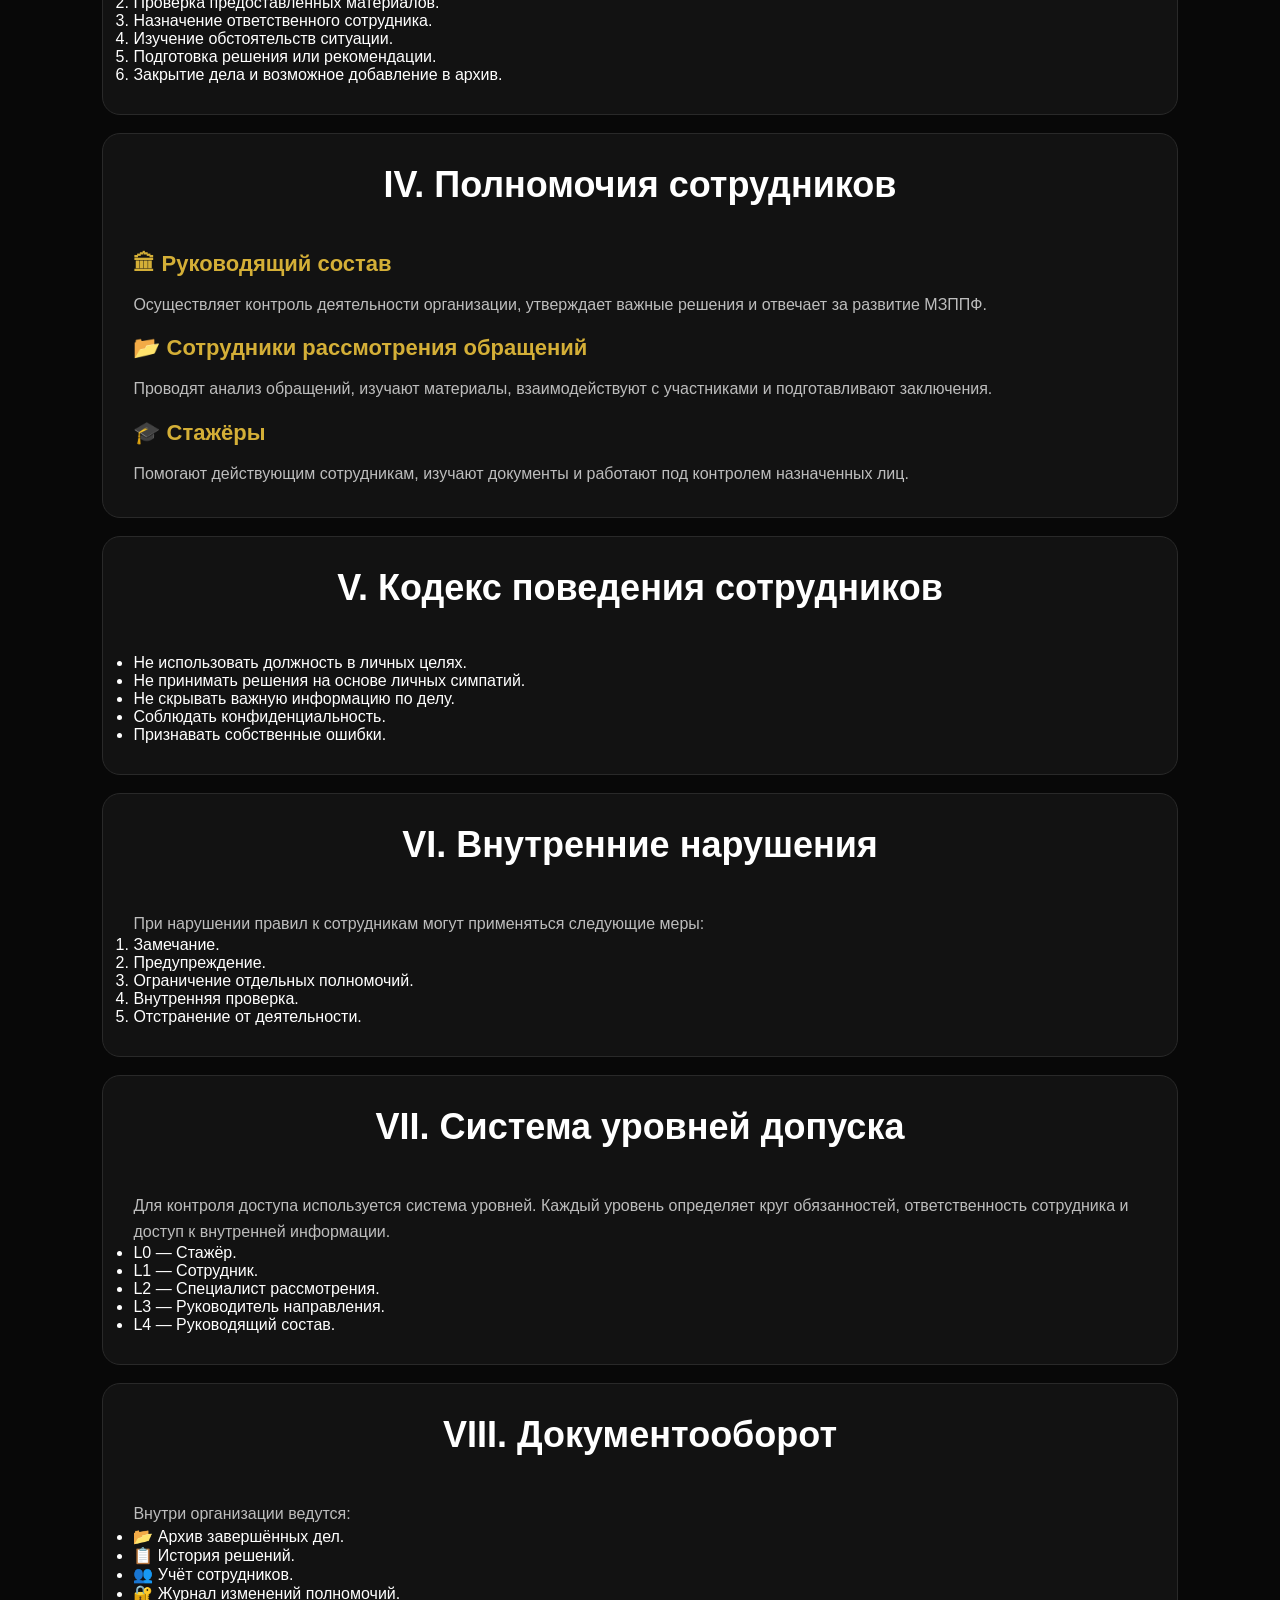
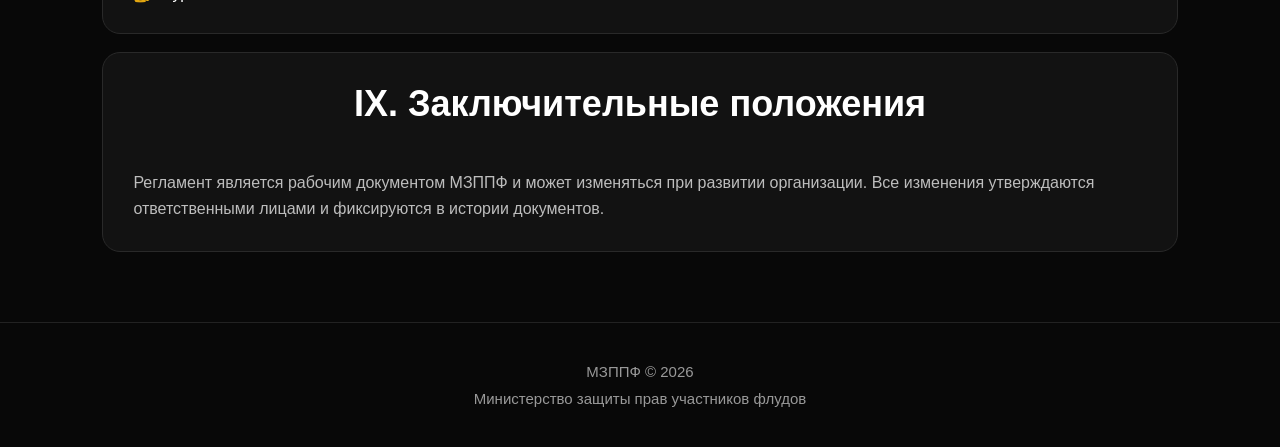
<file: pages/regulations.html>
<!DOCTYPE html>
<html lang="ru">

<head>

<meta charset="UTF-8">
<meta name="viewport" content="width=device-width, initial-scale=1.0">

<title>Внутренний регламент | МЗППФ</title>

<link rel="stylesheet" href="../style.css">

</head>


<body>


<header>

<div class="logo">
МЗППФ
</div>


<nav>

<a href="../index.html">Главная</a>
<a href="ustav.html">Устав</a>
<a href="rights.html">Права</a>
<a href="appeals.html">Обращения</a>
<a href="archive.html">Архив</a>
<a href="staff.html">Сотрудники</a>
<a href="regulations.html">Регламент</a>

</nav>

</header>



<main>



<section class="hero">


<div class="hero-card">


<h1>
📋 Внутренний регламент МЗППФ
</h1>


<p>

Порядок организации работы, распределение обязанностей
сотрудников и основные правила взаимодействия внутри
Министерства защиты прав участников флудов.

</p>


</div>


</section>





<section>



<div class="card">


<h2>
I. Общие положения
</h2>


<p>

Внутренний регламент МЗППФ является документом,
определяющим порядок работы организации,
взаимодействие сотрудников и правила исполнения
служебных обязанностей.

</p>


<p>

Регламент действует совместно с Уставом МЗППФ
и не может противоречить его положениям.

</p>


</div>



<br>




<div class="card">


<h2>
II. Основные принципы работы
</h2>


<ul>

<li>
⚖ Объективность при рассмотрении ситуаций.
</li>

<li>
🔎 Использование только проверенной информации.
</li>

<li>
🛡 Независимость от личных интересов.
</li>

<li>
🤝 Уважительное отношение ко всем участникам.
</li>

<li>
📜 Соблюдение внутренних документов организации.
</li>

</ul>


</div>



<br>




<div class="card">


<h2>
III. Порядок рассмотрения обращений
</h2>


<ol>

<li>
Получение обращения от участника.
</li>

<li>
Проверка предоставленных материалов.
</li>

<li>
Назначение ответственного сотрудника.
</li>

<li>
Изучение обстоятельств ситуации.
</li>

<li>
Подготовка решения или рекомендации.
</li>

<li>
Закрытие дела и возможное добавление в архив.
</li>


</ol>


</div>



<br>




<div class="card">


<h2>
IV. Полномочия сотрудников
</h2>


<h3>
🏛 Руководящий состав
</h3>


<p>

Осуществляет контроль деятельности организации,
утверждает важные решения и отвечает за развитие
МЗППФ.

</p>


<br>


<h3>
📂 Сотрудники рассмотрения обращений
</h3>


<p>

Проводят анализ обращений, изучают материалы,
взаимодействуют с участниками и подготавливают
заключения.

</p>


<br>


<h3>
🎓 Стажёры
</h3>


<p>

Помогают действующим сотрудникам, изучают документы
и работают под контролем назначенных лиц.

</p>


</div>



<br>




<div class="card">


<h2>
V. Кодекс поведения сотрудников
</h2>


<ul>

<li>
Не использовать должность в личных целях.
</li>

<li>
Не принимать решения на основе личных симпатий.
</li>

<li>
Не скрывать важную информацию по делу.
</li>

<li>
Соблюдать конфиденциальность.
</li>

<li>
Признавать собственные ошибки.
</li>

</ul>


</div>



<br>




<div class="card">


<h2>
VI. Внутренние нарушения
</h2>


<p>

При нарушении правил к сотрудникам могут применяться
следующие меры:

</p>


<ol>

<li>
Замечание.
</li>

<li>
Предупреждение.
</li>

<li>
Ограничение отдельных полномочий.
</li>

<li>
Внутренняя проверка.
</li>

<li>
Отстранение от деятельности.
</li>

</ol>


</div>



<br>




<div class="card">


<h2>
VII. Система уровней допуска
</h2>


<p>

Для контроля доступа используется система уровней.
Каждый уровень определяет круг обязанностей,
ответственность сотрудника и доступ к внутренней
информации.

</p>


<ul>

<li>
L0 — Стажёр.
</li>

<li>
L1 — Сотрудник.
</li>

<li>
L2 — Специалист рассмотрения.
</li>

<li>
L3 — Руководитель направления.
</li>

<li>
L4 — Руководящий состав.
</li>

</ul>


</div>



<br>




<div class="card">


<h2>
VIII. Документооборот
</h2>


<p>

Внутри организации ведутся:

</p>


<ul>

<li>
📂 Архив завершённых дел.
</li>

<li>
📋 История решений.
</li>

<li>
👥 Учёт сотрудников.
</li>

<li>
🔐 Журнал изменений полномочий.
</li>

</ul>


</div>



<br>




<div class="card">


<h2>
IX. Заключительные положения
</h2>


<p>

Регламент является рабочим документом МЗППФ
и может изменяться при развитии организации.

Все изменения утверждаются ответственными лицами
и фиксируются в истории документов.

</p>


</div>



</section>



</main>





<footer>

МЗППФ © 2026

<br>

Министерство защиты прав участников флудов

</footer>




<script src="../script.js"></script>


</body>

</html>
</file>
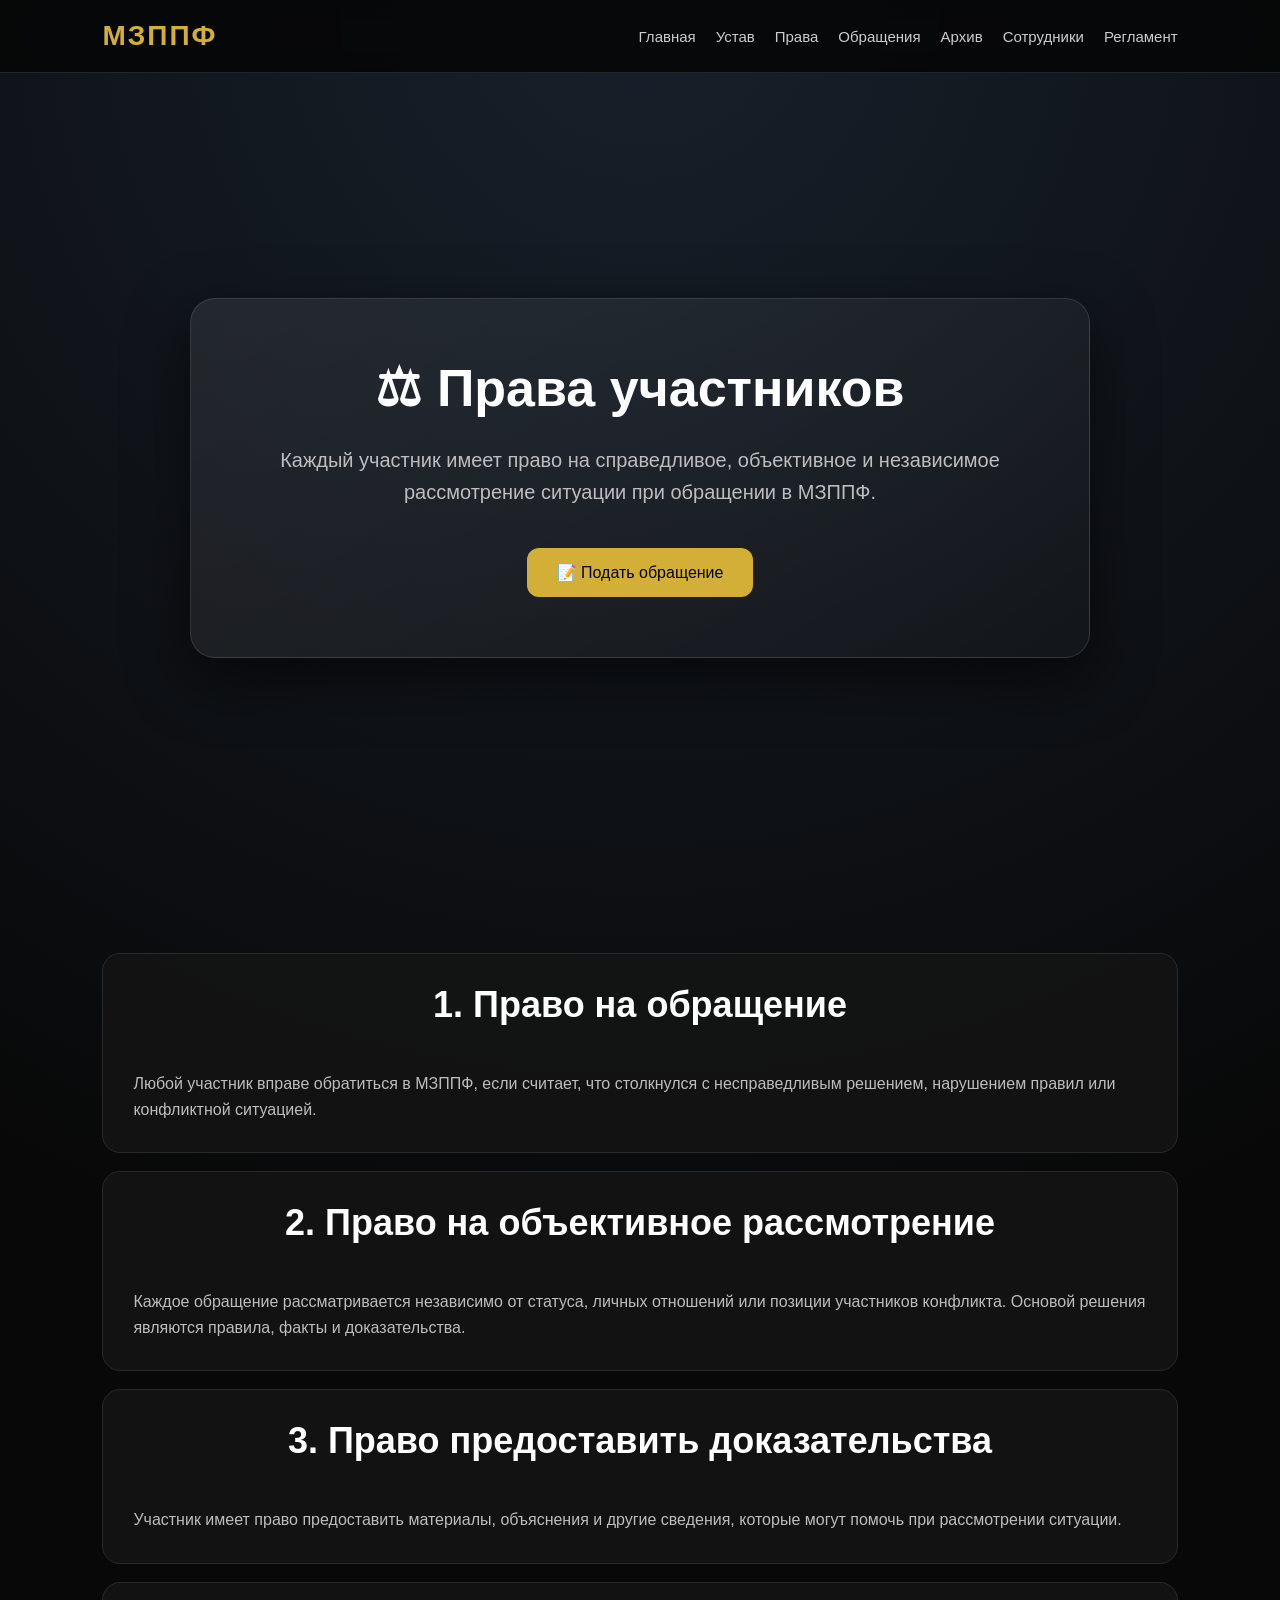
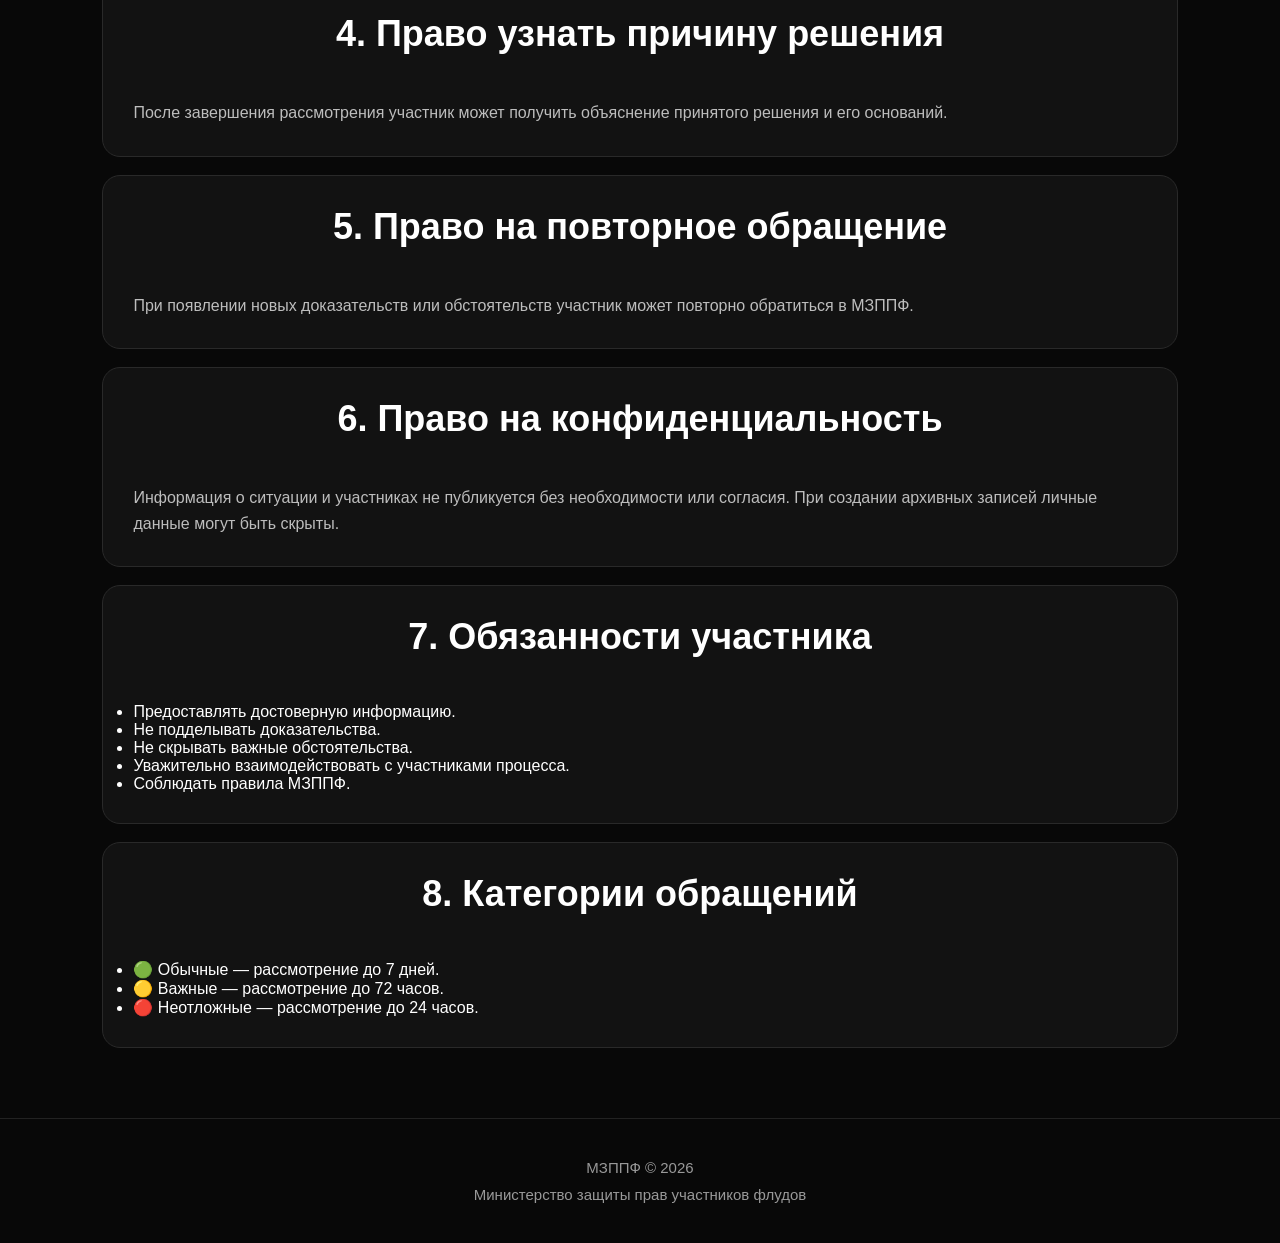
<file: pages/rights.html>
<!DOCTYPE html>
<html lang="ru">

<head>

<meta charset="UTF-8">
<meta name="viewport" content="width=device-width, initial-scale=1.0">

<title>Права участников | МЗППФ</title>

<link rel="stylesheet" href="../style.css">

</head>


<body>


<header>

<div class="logo">
МЗППФ
</div>


<nav>

<a href="../index.html">Главная</a>
<a href="ustav.html">Устав</a>
<a href="rights.html">Права</a>
<a href="appeals.html">Обращения</a>
<a href="archive.html">Архив</a>
<a href="staff.html">Сотрудники</a>
<a href="regulations.html">Регламент</a>

</nav>

</header>




<main>



<section class="hero">


<div class="hero-card">


<h1>
⚖ Права участников
</h1>


<p>

Каждый участник имеет право на справедливое,
объективное и независимое рассмотрение ситуации
при обращении в МЗППФ.

</p>



<div class="buttons">


<a href="appeals.html" class="btn main">

📝 Подать обращение

</a>


</div>


</div>


</section>






<section>



<div class="card">


<h2>
1. Право на обращение
</h2>


<p>

Любой участник вправе обратиться в МЗППФ,
если считает, что столкнулся с несправедливым решением,
нарушением правил или конфликтной ситуацией.

</p>


</div>



<br>




<div class="card">


<h2>
2. Право на объективное рассмотрение
</h2>


<p>

Каждое обращение рассматривается независимо от статуса,
личных отношений или позиции участников конфликта.

Основой решения являются правила, факты и доказательства.

</p>


</div>



<br>




<div class="card">


<h2>
3. Право предоставить доказательства
</h2>


<p>

Участник имеет право предоставить материалы,
объяснения и другие сведения, которые могут помочь
при рассмотрении ситуации.

</p>


</div>



<br>




<div class="card">


<h2>
4. Право узнать причину решения
</h2>


<p>

После завершения рассмотрения участник может получить
объяснение принятого решения и его оснований.

</p>


</div>



<br>




<div class="card">


<h2>
5. Право на повторное обращение
</h2>


<p>

При появлении новых доказательств или обстоятельств
участник может повторно обратиться в МЗППФ.

</p>


</div>



<br>




<div class="card">


<h2>
6. Право на конфиденциальность
</h2>


<p>

Информация о ситуации и участниках не публикуется
без необходимости или согласия.
При создании архивных записей личные данные могут быть скрыты.

</p>


</div>



<br>




<div class="card">


<h2>
7. Обязанности участника
</h2>


<ul>

<li>
Предоставлять достоверную информацию.
</li>

<li>
Не подделывать доказательства.
</li>

<li>
Не скрывать важные обстоятельства.
</li>

<li>
Уважительно взаимодействовать с участниками процесса.
</li>

<li>
Соблюдать правила МЗППФ.
</li>

</ul>


</div>



<br>




<div class="card">


<h2>
8. Категории обращений
</h2>



<ul>

<li>
🟢 Обычные — рассмотрение до 7 дней.
</li>

<li>
🟡 Важные — рассмотрение до 72 часов.
</li>

<li>
🔴 Неотложные — рассмотрение до 24 часов.
</li>

</ul>


</div>




</section>



</main>





<footer>

МЗППФ © 2026

<br>

Министерство защиты прав участников флудов

</footer>




<script src="../script.js"></script>


</body>

</html>
</file>
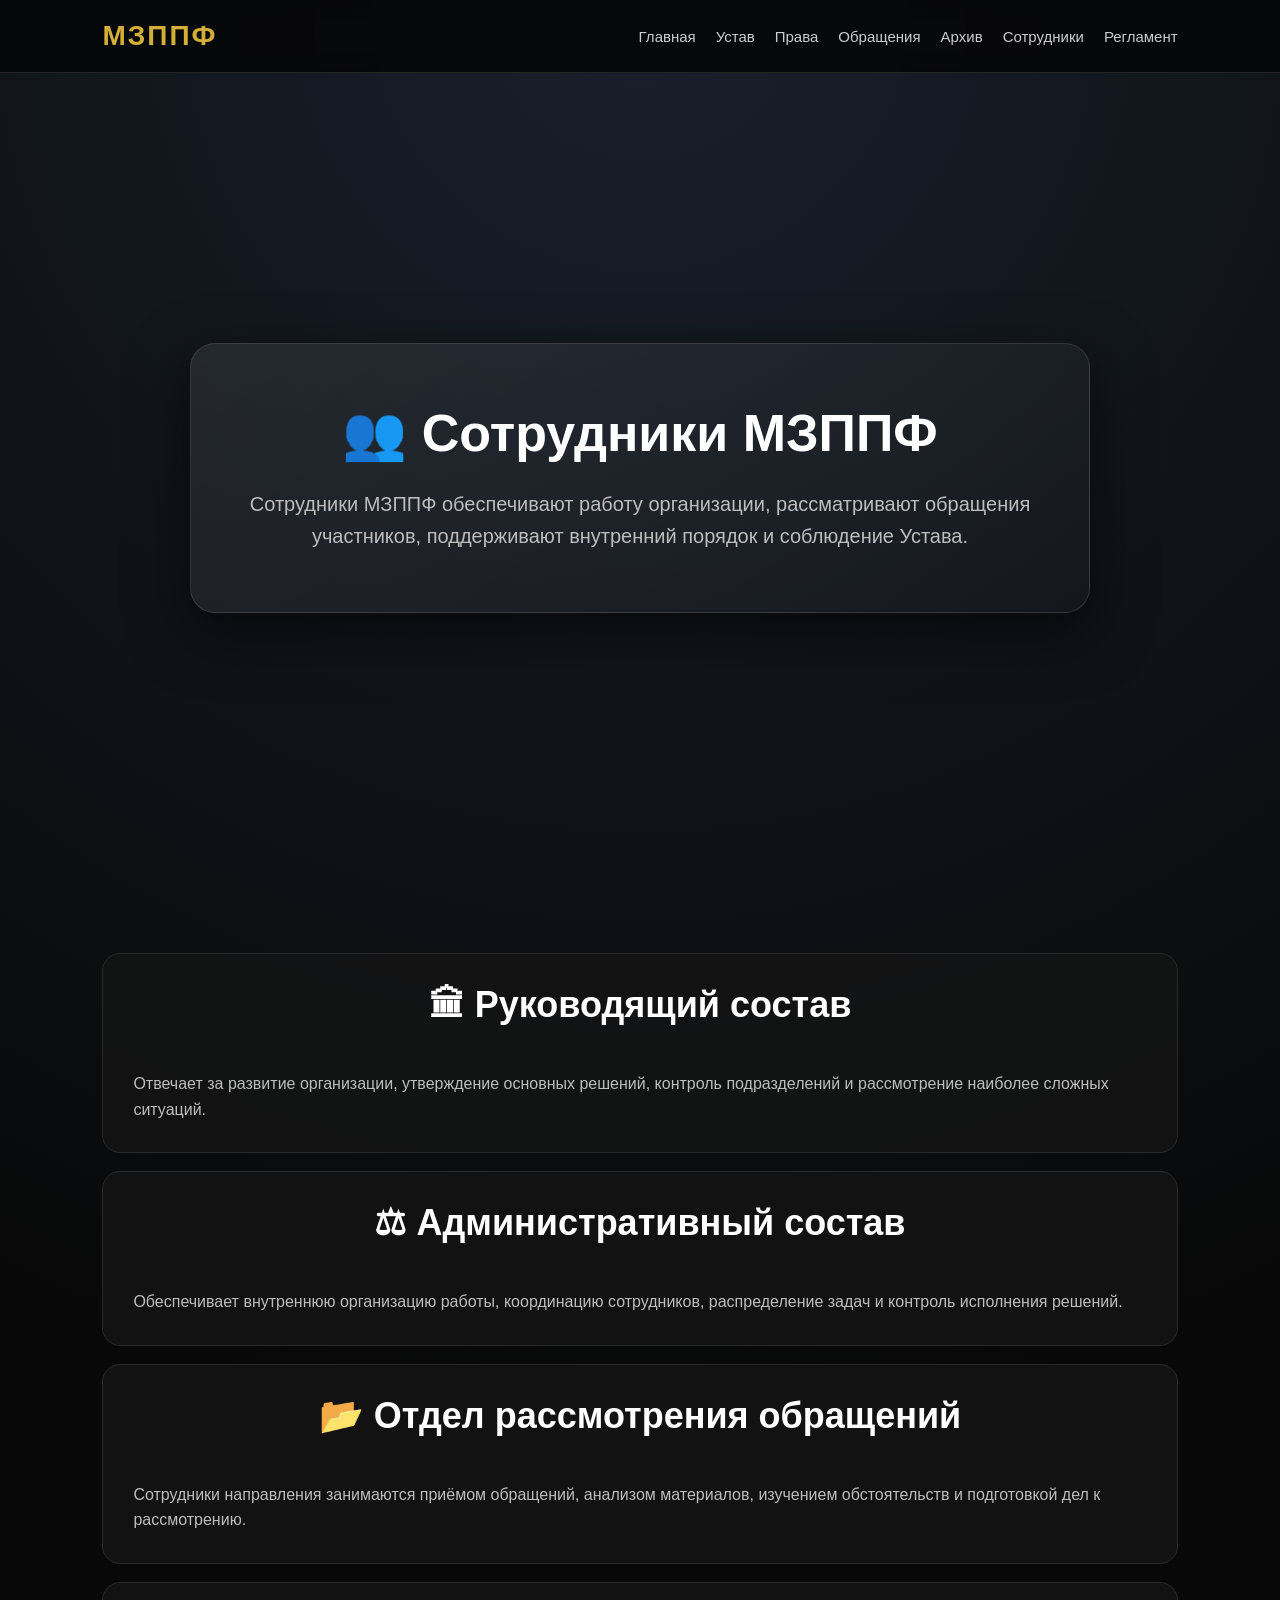
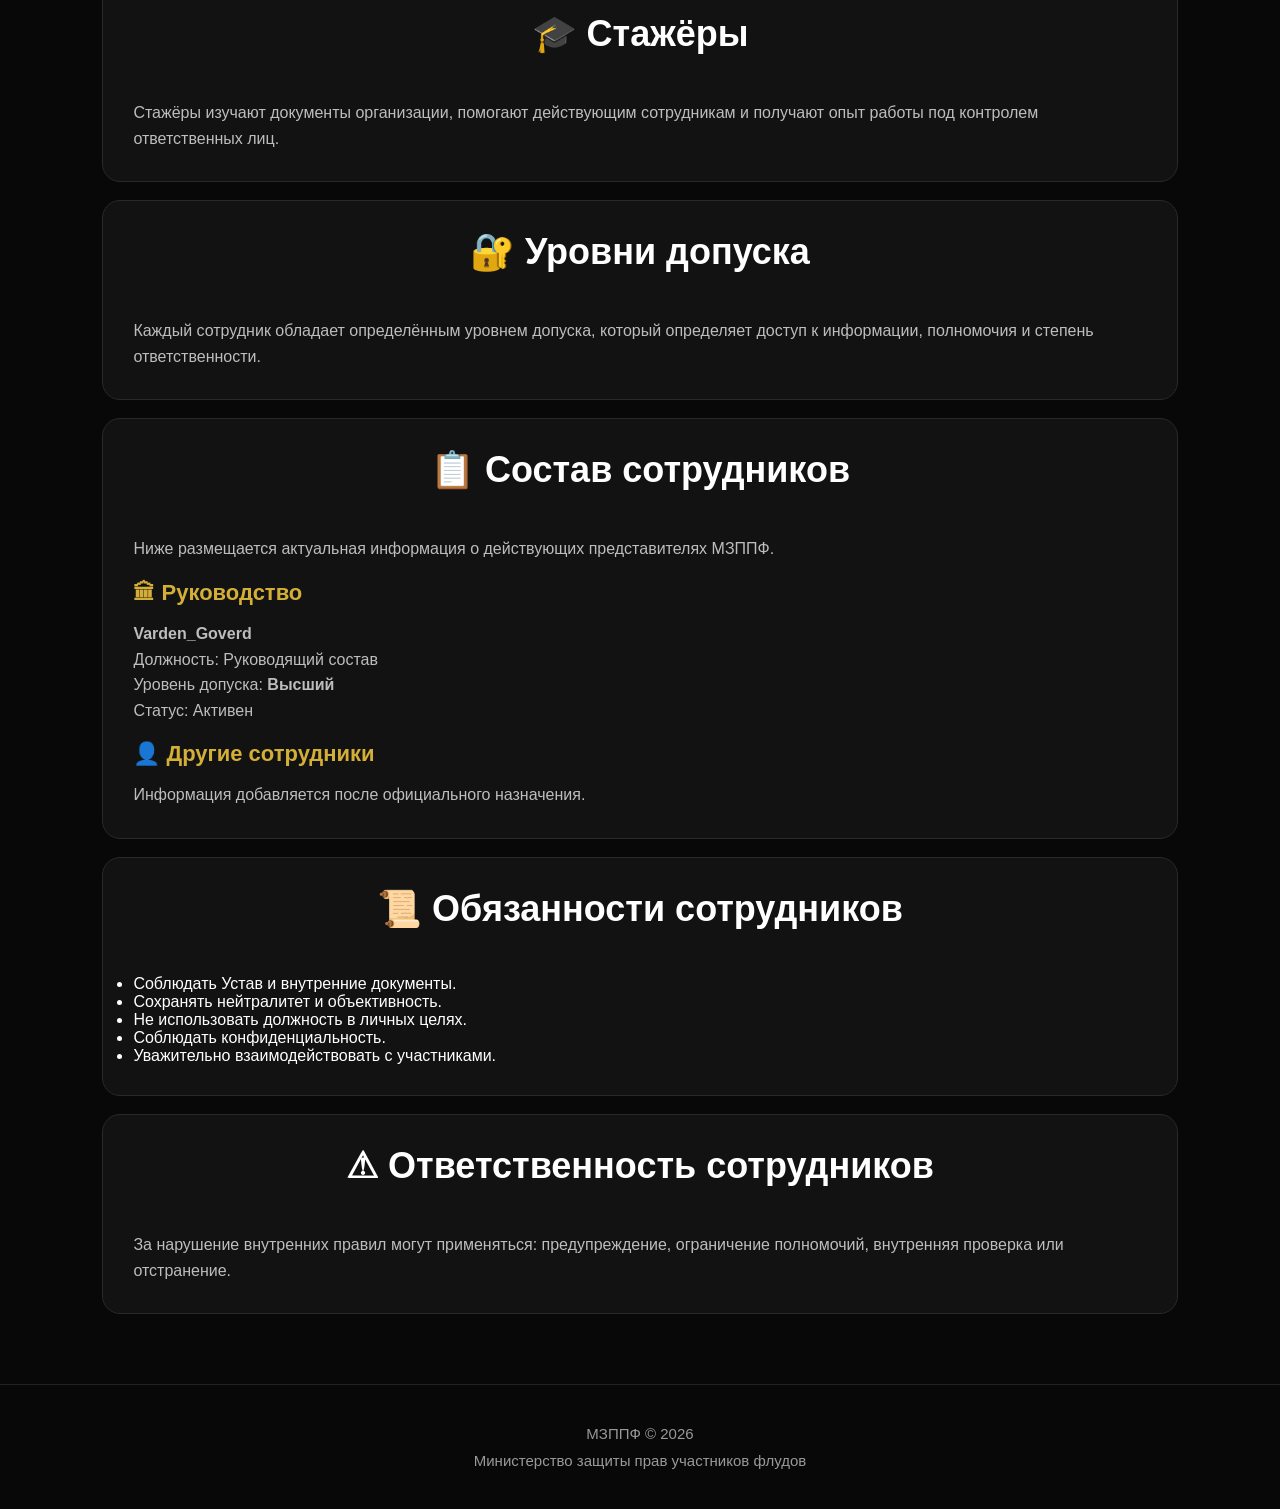
<file: pages/staff.html>
<!DOCTYPE html>
<html lang="ru">

<head>

<meta charset="UTF-8">
<meta name="viewport" content="width=device-width, initial-scale=1.0">

<title>Сотрудники | МЗППФ</title>

<link rel="stylesheet" href="../style.css">

</head>


<body>


<header>

<div class="logo">
МЗППФ
</div>


<nav>

<a href="../index.html">Главная</a>
<a href="ustav.html">Устав</a>
<a href="rights.html">Права</a>
<a href="appeals.html">Обращения</a>
<a href="archive.html">Архив</a>
<a href="staff.html">Сотрудники</a>
<a href="regulations.html">Регламент</a>

</nav>

</header>



<main>



<section class="hero">


<div class="hero-card">


<h1>
👥 Сотрудники МЗППФ
</h1>


<p>

Сотрудники МЗППФ обеспечивают работу организации,
рассматривают обращения участников, поддерживают
внутренний порядок и соблюдение Устава.

</p>


</div>


</section>






<section>



<div class="card">


<h2>
🏛 Руководящий состав
</h2>


<p>

Отвечает за развитие организации, утверждение
основных решений, контроль подразделений и
рассмотрение наиболее сложных ситуаций.

</p>


</div>



<br>




<div class="card">


<h2>
⚖ Административный состав
</h2>


<p>

Обеспечивает внутреннюю организацию работы,
координацию сотрудников, распределение задач
и контроль исполнения решений.

</p>


</div>



<br>




<div class="card">


<h2>
📂 Отдел рассмотрения обращений
</h2>


<p>

Сотрудники направления занимаются приёмом обращений,
анализом материалов, изучением обстоятельств
и подготовкой дел к рассмотрению.

</p>


</div>



<br>




<div class="card">


<h2>
🎓 Стажёры
</h2>


<p>

Стажёры изучают документы организации, помогают
действующим сотрудникам и получают опыт работы
под контролем ответственных лиц.

</p>


</div>



<br>




<div class="card">


<h2>
🔐 Уровни допуска
</h2>


<p>

Каждый сотрудник обладает определённым уровнем допуска,
который определяет доступ к информации,
полномочия и степень ответственности.

</p>


</div>



<br>




<div class="card">


<h2>
📋 Состав сотрудников
</h2>


<p>

Ниже размещается актуальная информация
о действующих представителях МЗППФ.

</p>


<br>



<h3>
🏛 Руководство
</h3>


<p>

<b>
Varden_Goverd
</b>

</p>


<p>

Должность:
Руководящий состав

</p>


<!-- 
🔐 МЕСТО ДЛЯ ИЗМЕНЕНИЯ УРОВНЯ ДОПУСКА

Меняй значение после:
"Уровень допуска:"

Пример:
Высший
Рабочий
Ограниченный

-->


<p>

Уровень допуска:
<b>
Высший
</b>

</p>


<p>

Статус:
Активен

</p>




<br>




<h3>
👤 Другие сотрудники
</h3>


<p>

Информация добавляется после официального назначения.

</p>


</div>



<br>




<div class="card">


<h2>
📜 Обязанности сотрудников
</h2>


<ul>

<li>
Соблюдать Устав и внутренние документы.
</li>

<li>
Сохранять нейтралитет и объективность.
</li>

<li>
Не использовать должность в личных целях.
</li>

<li>
Соблюдать конфиденциальность.
</li>

<li>
Уважительно взаимодействовать с участниками.
</li>

</ul>


</div>



<br>




<div class="card">


<h2>
⚠ Ответственность сотрудников
</h2>


<p>

За нарушение внутренних правил могут применяться:
предупреждение, ограничение полномочий,
внутренняя проверка или отстранение.

</p>


</div>



</section>



</main>






<footer>

МЗППФ © 2026

<br>

Министерство защиты прав участников флудов

</footer>




<script src="../script.js"></script>


</body>

</html>
</file>
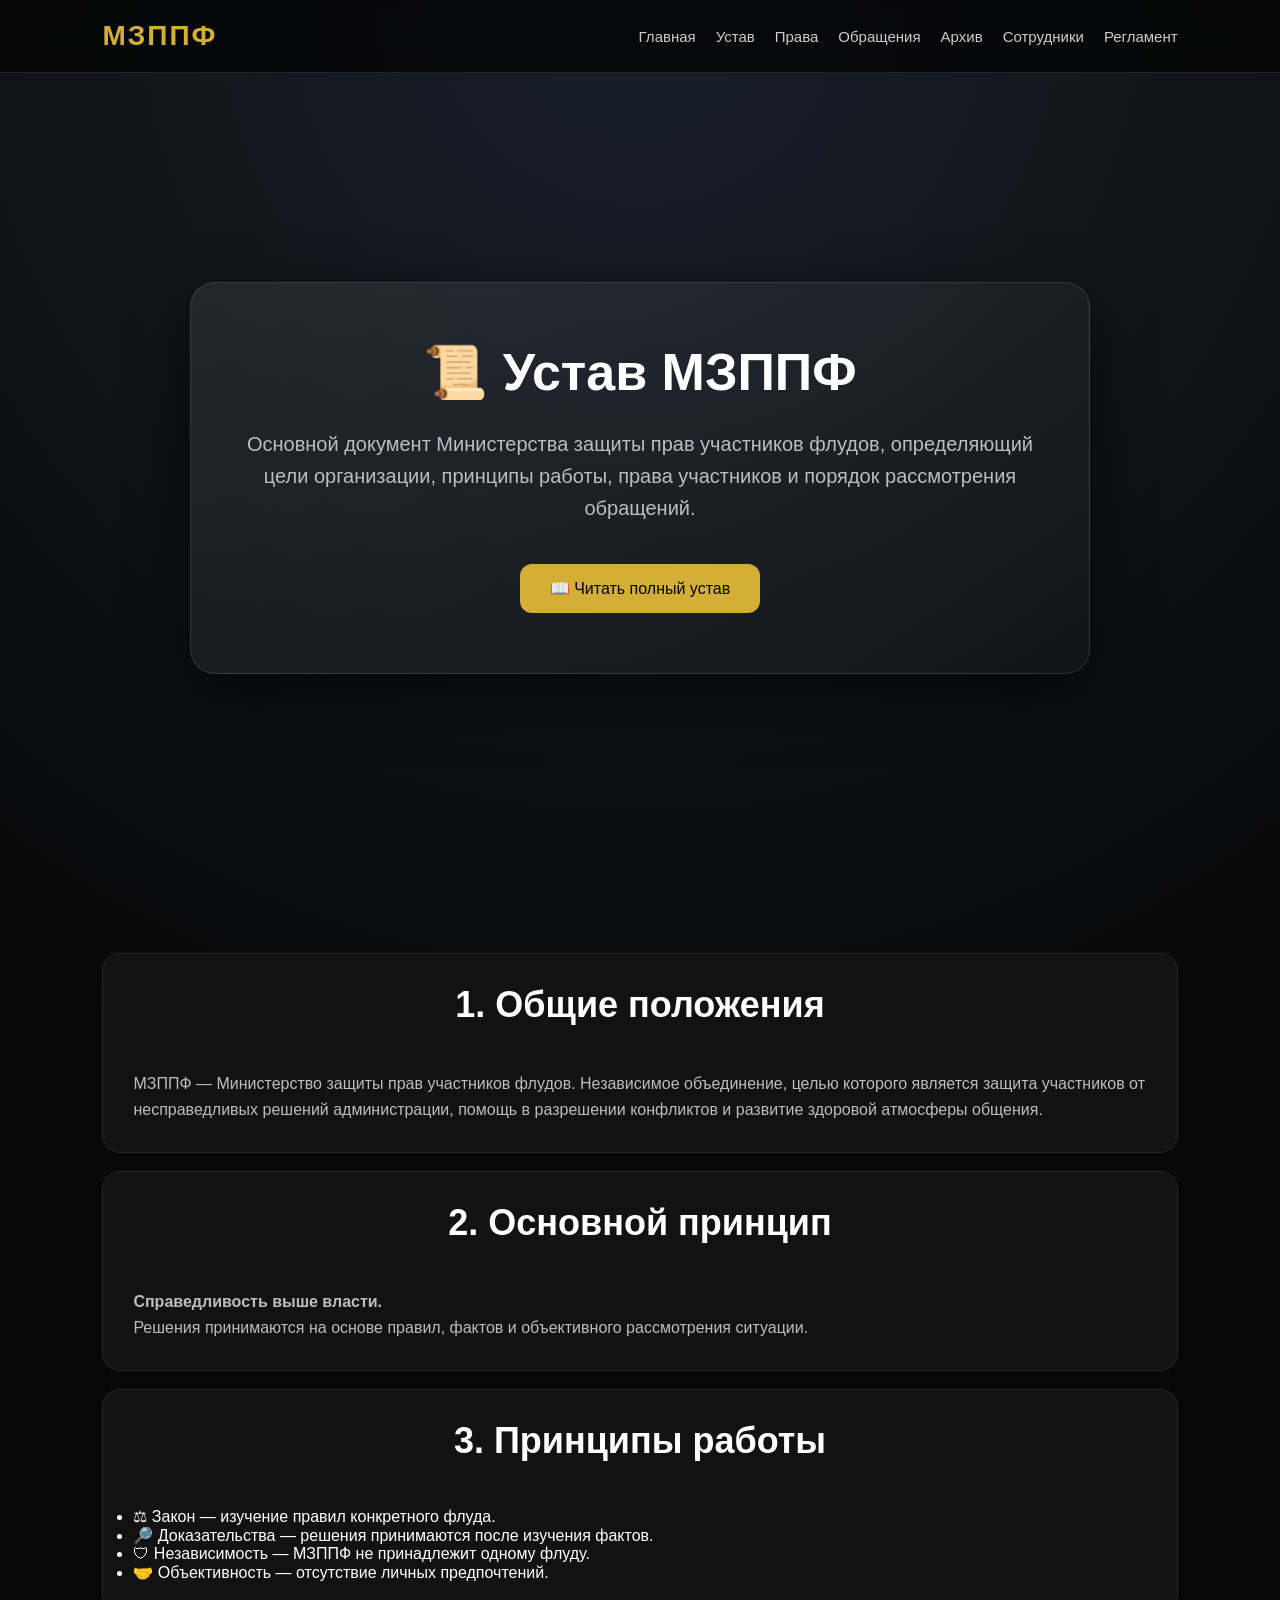
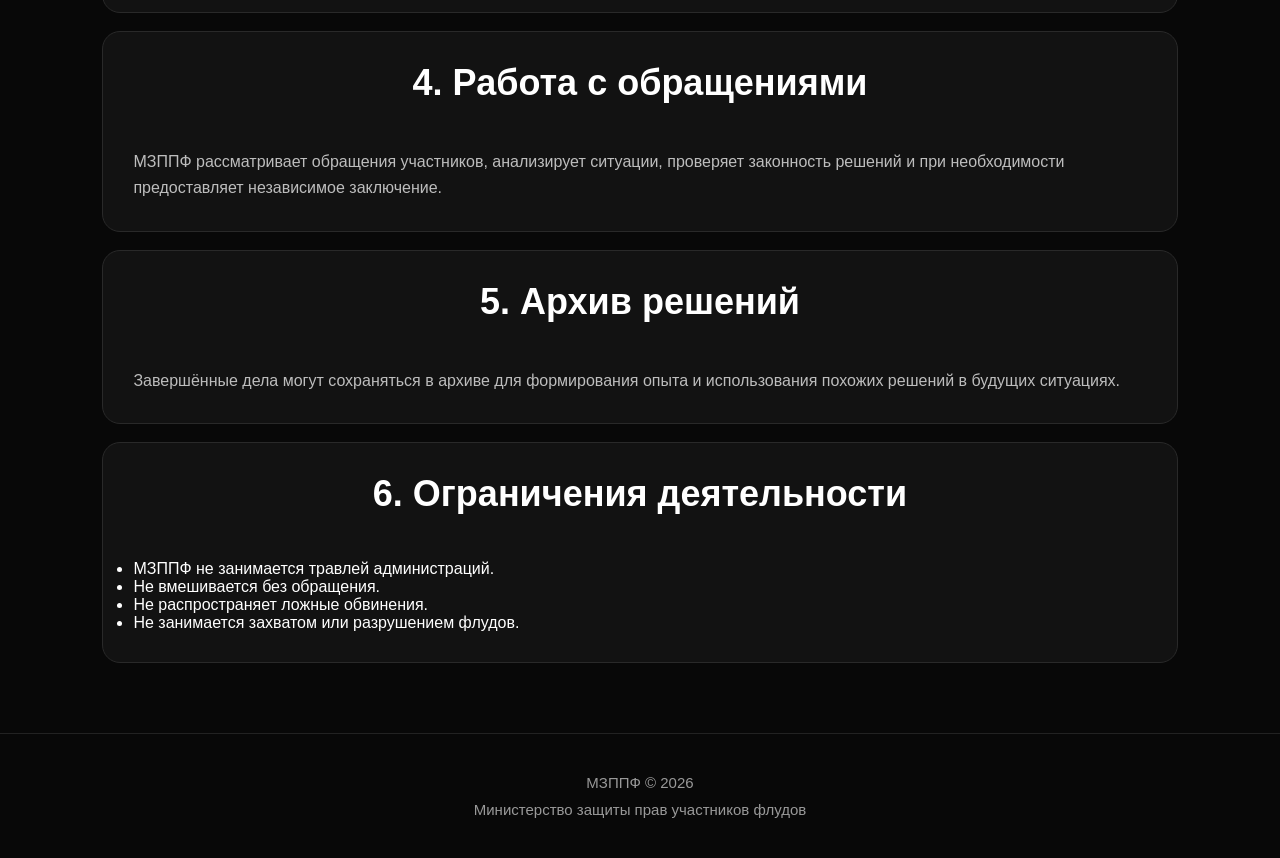
<file: pages/ustav.html>
<!DOCTYPE html>
<html lang="ru">

<head>

<meta charset="UTF-8">
<meta name="viewport" content="width=device-width, initial-scale=1.0">

<title>Устав | МЗППФ</title>

<link rel="stylesheet" href="../style.css">

</head>


<body>


<header>

<div class="logo">
МЗППФ
</div>


<nav>

<a href="../index.html">Главная</a>
<a href="ustav.html">Устав</a>
<a href="rights.html">Права</a>
<a href="appeals.html">Обращения</a>
<a href="archive.html">Архив</a>
<a href="staff.html">Сотрудники</a>
<a href="regulations.html">Регламент</a>

</nav>

</header>




<main>


<section class="hero">


<div class="hero-card">


<h1>
📜 Устав МЗППФ
</h1>


<p>

Основной документ Министерства защиты прав участников флудов,
определяющий цели организации, принципы работы,
права участников и порядок рассмотрения обращений.

</p>


<div class="buttons">


<a 
href="https://telegra.ph/USTAV-MZPPF-07-20"
class="btn main"
target="_blank">

📖 Читать полный устав

</a>


</div>


</div>


</section>





<section>


<div class="card">


<h2>
1. Общие положения
</h2>


<p>

МЗППФ — Министерство защиты прав участников флудов.

Независимое объединение, целью которого является защита
участников от несправедливых решений администрации,
помощь в разрешении конфликтов и развитие здоровой
атмосферы общения.

</p>


</div>



<br>



<div class="card">


<h2>
2. Основной принцип
</h2>


<p>

<b>
Справедливость выше власти.
</b>

</p>


<p>

Решения принимаются на основе правил,
фактов и объективного рассмотрения ситуации.

</p>


</div>




<br>



<div class="card">


<h2>
3. Принципы работы
</h2>


<ul>

<li>
⚖ Закон — изучение правил конкретного флуда.
</li>

<li>
🔎 Доказательства — решения принимаются после изучения фактов.
</li>

<li>
🛡 Независимость — МЗППФ не принадлежит одному флуду.
</li>

<li>
🤝 Объективность — отсутствие личных предпочтений.
</li>

</ul>


</div>




<br>



<div class="card">


<h2>
4. Работа с обращениями
</h2>


<p>

МЗППФ рассматривает обращения участников,
анализирует ситуации, проверяет законность решений
и при необходимости предоставляет независимое заключение.

</p>


</div>




<br>



<div class="card">


<h2>
5. Архив решений
</h2>


<p>

Завершённые дела могут сохраняться в архиве
для формирования опыта и использования похожих
решений в будущих ситуациях.

</p>


</div>




<br>



<div class="card">


<h2>
6. Ограничения деятельности
</h2>


<ul>

<li>
МЗППФ не занимается травлей администраций.
</li>

<li>
Не вмешивается без обращения.
</li>

<li>
Не распространяет ложные обвинения.
</li>

<li>
Не занимается захватом или разрушением флудов.
</li>

</ul>


</div>



</section>


</main>





<footer>

МЗППФ © 2026

<br>

Министерство защиты прав участников флудов

</footer>




<script src="../script.js"></script>


</body>

</html>
</file>
<file: style.css>
/* =========================
   МЗППФ GLOBAL STYLE
========================= */


* {

    margin:0;

    padding:0;

    box-sizing:border-box;

}


/* Защита от выхода элементов за экран */

html {

    overflow-x:hidden;

}


p,
h1,
h2,
h3,
a {

    overflow-wrap:break-word;

}



body {

    background:

    radial-gradient(circle at top, #18202b 0%, #080808 45%);

    color:white;

    font-family:

    "Segoe UI",
    Arial,
    sans-serif;

    min-height:100vh;

    overflow-x:hidden;

}



/* =========================
   HEADER
========================= */


header {

    width:100%;

    display:flex;

    justify-content:space-between;

    align-items:center;

    padding:20px 8%;

    background:

    rgba(5,5,5,0.85);

    border-bottom:1px solid #252525;

    position:sticky;

    top:0;

    z-index:10;

    backdrop-filter:blur(10px);

}



.logo {

    font-size:28px;

    font-weight:800;

    color:#d4af37;

    letter-spacing:2px;

}



nav {

    display:flex;

    gap:20px;

}



nav a {

    color:#ccc;

    text-decoration:none;

    font-size:15px;

    transition:.3s;

}



nav a:hover {

    color:#d4af37;

}



/* =========================
   HERO
========================= */


.hero {

    min-height:90vh;

    display:flex;

    justify-content:center;

    align-items:center;

    padding:30px;

}



.hero-card {

    width:100%;

    max-width:900px;

    text-align:center;

    padding:60px 40px;


    background:

    linear-gradient(
    145deg,
    rgba(255,255,255,.08),
    rgba(255,255,255,.02)
    );


    border:

    1px solid rgba(255,255,255,.12);


    border-radius:25px;


    box-shadow:

    0 20px 60px rgba(0,0,0,.6);


    overflow:hidden;

}



.hero h1 {

    font-size:52px;

    line-height:1.15;

    margin-bottom:25px;

}



.hero span {

    color:#d4af37;

}



.hero p {

    color:#bdbdbd;

    font-size:20px;

    line-height:1.6;

}



/* =========================
   BUTTONS
========================= */


.buttons {

    margin-top:40px;

    display:flex;

    justify-content:center;

    gap:15px;

}



.btn {

    padding:15px 30px;

    border-radius:12px;

    border:1px solid #555;

    color:white;

    text-decoration:none;

    background:#151515;

    transition:.3s;

}



.btn:hover {

    transform:translateY(-3px);

    border-color:#d4af37;

}



.btn.main {

    background:#d4af37;

    color:#000;

    border:none;

}



.btn.main:hover {

    box-shadow:

    0 0 25px rgba(212,175,55,.5);

}



/* =========================
   SECTIONS
========================= */


section {

    padding:70px 8%;

}



section h2 {

    text-align:center;

    font-size:36px;

    margin-bottom:45px;

}



/* =========================
   CARDS
========================= */


.cards {

    display:grid;

    grid-template-columns:

    repeat(auto-fit,minmax(250px,1fr));


    gap:25px;

}



.card {


    background:

    rgba(20,20,20,.8);


    border:

    1px solid #292929;


    border-radius:18px;


    padding:30px;


    transition:.3s;


    overflow:hidden;

}



.card:hover {


    transform:translateY(-7px);


    border-color:#d4af37;


    box-shadow:

    0 10px 30px rgba(0,0,0,.5);


}



.card h3 {

    color:#d4af37;

    margin-bottom:15px;

    font-size:22px;

}



.card p {

    color:#bdbdbd;

    line-height:1.6;

    font-size:16px;

}



.link {

    text-decoration:none;

    color:white;

    display:block;

}



/* =========================
   STATISTICS
========================= */


.stats .card {

    text-align:center;

}



.stats h3 {

    font-size:40px;

}



/* =========================
   FOOTER
========================= */


footer {

    text-align:center;

    padding:35px;

    border-top:

    1px solid #222;


    color:#999;

    line-height:1.8;

    font-size:15px;

}



/* =========================
   MOBILE
========================= */


@media(max-width:800px){


header {

    flex-direction:column;

    gap:20px;

}



nav {

    flex-wrap:wrap;

    justify-content:center;

}



.hero {

    min-height:auto;

    padding:20px;

}



.hero h1 {

    font-size:34px;

}



.hero-card {

    padding:40px 20px;

}



.hero p {

    font-size:17px;

}



.buttons {

    flex-direction:column;

}



.btn {

    width:100%;

}



section {

    padding:50px 5%;

}



section h2 {

    font-size:28px;

}



.card {

    padding:25px;

}


}
</file>
